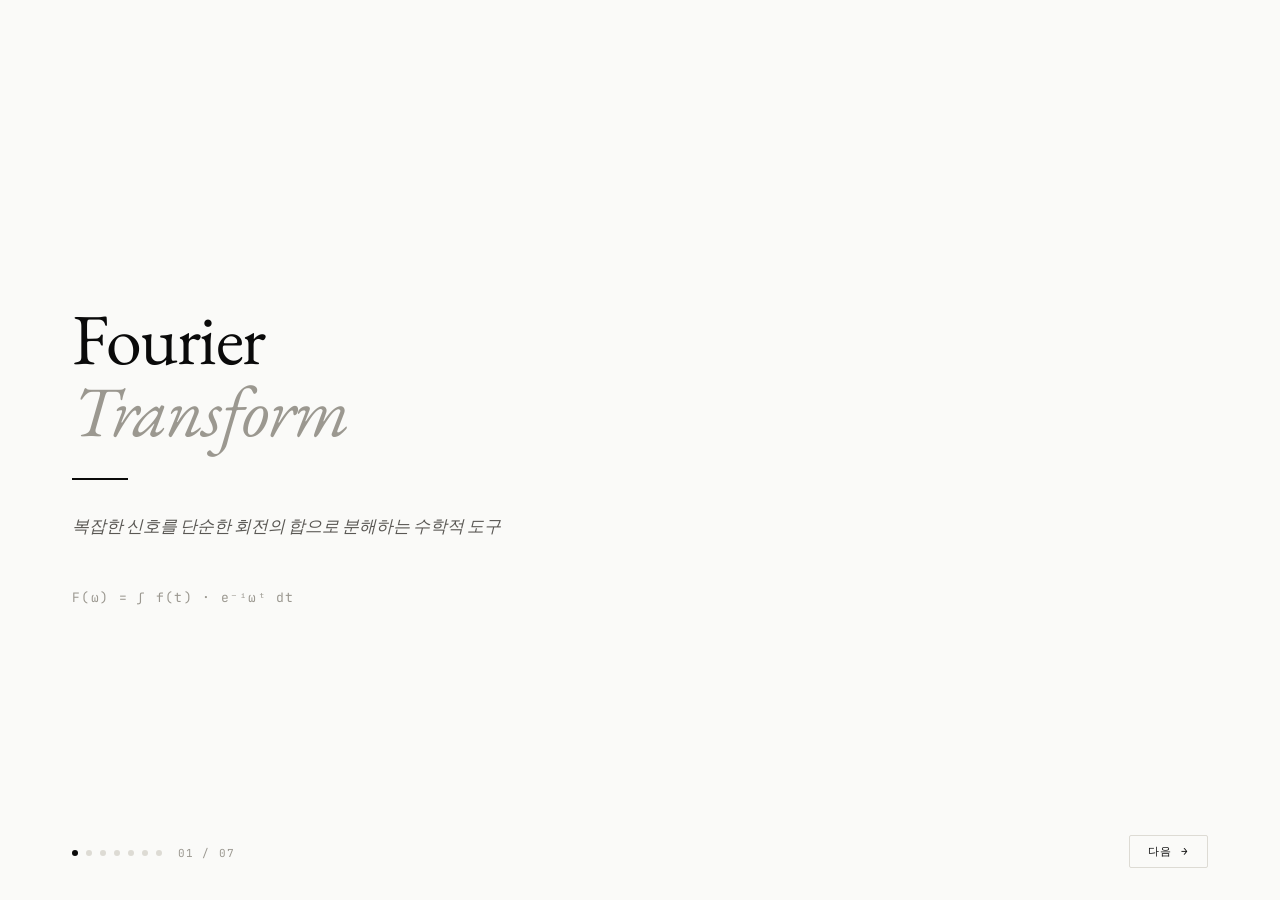
<file: formula.html>
<!DOCTYPE html>
<html lang="ko">
<head>
<meta charset="UTF-8">
<meta name="viewport" content="width=device-width, initial-scale=1.0">
<title>Fourier Transform</title>
<link href="https://fonts.googleapis.com/css2?family=EB+Garamond:ital,wght@0,400;0,500;1,400&family=JetBrains+Mono:wght@300;400&display=swap" rel="stylesheet">
<style>
*, *::before, *::after { box-sizing: border-box; margin: 0; padding: 0; }

:root {
  --black: #0a0a0a;
  --white: #fafaf8;
  --gray-100: #f0efeb;
  --gray-200: #dddbd4;
  --gray-400: #9b9890;
  --gray-600: #5a5854;
  --accent: #1a1a1a;
  --highlight: #e8e400;
  --blue-soft: #dce8f5;
  --red-soft: #f5dce0;
  --green-soft: #daf0e4;
}

html, body {
  width: 100%; height: 100%;
  background: var(--white);
  color: var(--black);
  font-family: 'EB Garamond', Georgia, serif;
  overflow: hidden;
}

/* ── 슬라이드 컨테이너 ── */
.deck { width: 100vw; height: 100vh; position: relative; }

.slide {
  position: absolute; inset: 0;
  display: flex; flex-direction: column;
  padding: 56px 72px 48px;
  opacity: 0; pointer-events: none;
  transition: opacity 0.5s ease;
}
.slide.active { opacity: 1; pointer-events: all; }

/* ── 공통 타이포 ── */
.slide-label {
  font-family: 'JetBrains Mono', monospace;
  font-size: 11px; font-weight: 300;
  letter-spacing: .18em; text-transform: uppercase;
  color: var(--gray-400);
  margin-bottom: 12px;
}
.slide-title {
  font-size: 38px; font-weight: 400; line-height: 1.15;
  letter-spacing: -.01em;
  color: var(--black);
  margin-bottom: 8px;
}
.slide-title em { font-style: italic; }
.slide-sub {
  font-size: 16px; color: var(--gray-600);
  margin-bottom: 48px; font-style: italic;
}

/* ── 수식 블록 ── */
.formula-build {
  display: flex; flex-direction: column;
  gap: 0; flex: 1; justify-content: center;
}

.formula-row {
  display: flex; align-items: flex-start;
  gap: 0;
  opacity: 0; transform: translateY(12px);
  transition: opacity .5s ease, transform .5s ease;
}
.formula-row.show { opacity: 1; transform: none; }

.formula-eq {
  font-family: 'EB Garamond', serif;
  font-size: 52px; font-weight: 400;
  line-height: 1;
  white-space: nowrap;
  color: var(--black);
  padding: 24px 0;
}
.formula-eq .part {
  display: inline-block;
  transition: color .4s, background .4s;
  border-radius: 4px;
  padding: 0 3px;
}
.formula-eq .part.dim { color: var(--gray-200); }
.formula-eq .part.lit { color: var(--black); }
.formula-eq .part.hi-blue  { background: var(--blue-soft);  color: #1a4a7a; }
.formula-eq .part.hi-red   { background: var(--red-soft);   color: #7a1a24; }
.formula-eq .part.hi-green { background: var(--green-soft); color: #0f5a2a; }
.formula-eq .part.hi-yellow { background: var(--highlight); color: var(--black); }

.annot-col {
  flex: 1; padding: 28px 0 0 40px;
  display: flex; flex-direction: column; gap: 10px;
}
.annot {
  display: flex; align-items: flex-start; gap: 10px;
  opacity: 0; transform: translateX(8px);
  transition: opacity .5s ease .15s, transform .5s ease .15s;
}
.annot.show { opacity: 1; transform: none; }

.annot-dot {
  width: 8px; height: 8px; border-radius: 50%;
  margin-top: 7px; flex-shrink: 0;
}
.dot-blue  { background: #378add; }
.dot-red   { background: #c84b5a; }
.dot-green { background: #1d9e75; }
.dot-yellow { background: #b8b000; }

.annot-text { font-size: 15px; line-height: 1.55; color: var(--gray-600); font-style: italic; }
.annot-text strong { font-style: normal; color: var(--black); font-weight: 500; }

/* ── 구분선 ── */
.divider {
  width: 40px; height: 1px;
  background: var(--gray-200);
  margin: 24px 0;
}

/* ── Step indicator ── */
.step-bar {
  position: absolute; bottom: 40px; left: 72px;
  display: flex; align-items: center; gap: 8px;
}
.step-dot {
  width: 6px; height: 6px; border-radius: 50%;
  background: var(--gray-200);
  transition: background .3s;
  cursor: pointer;
}
.step-dot.on { background: var(--black); }
.step-num {
  font-family: 'JetBrains Mono', monospace;
  font-size: 11px; color: var(--gray-400);
  letter-spacing: .1em;
  margin-left: 8px;
}

/* ── Nav ── */
.nav-btn {
  position: absolute; bottom: 32px; right: 72px;
  background: none; border: 1px solid var(--gray-200);
  color: var(--black); cursor: pointer;
  font-family: 'JetBrains Mono', monospace;
  font-size: 11px; letter-spacing: .12em;
  padding: 8px 18px; border-radius: 2px;
  transition: background .2s, border-color .2s;
}
.nav-btn:hover { background: var(--gray-100); border-color: var(--gray-400); }

/* ── 슬라이드 0 — 표지 ── */
#s0 { justify-content: center; }
#s0 .big {
  font-size: 72px; font-weight: 400; letter-spacing: -.02em;
  line-height: 1; color: var(--black);
  animation: fadeUp .8s ease both;
}
#s0 .big em { font-style: italic; color: var(--gray-400); }
#s0 .line {
  width: 56px; height: 1.5px; background: var(--black);
  margin: 32px 0;
  animation: fadeUp .8s ease .15s both;
}
#s0 .desc {
  font-size: 17px; color: var(--gray-600); font-style: italic;
  max-width: 500px; line-height: 1.7;
  animation: fadeUp .8s ease .25s both;
}
#s0 .mono {
  font-family: 'JetBrains Mono', monospace;
  font-size: 13px; color: var(--gray-400);
  margin-top: 48px; letter-spacing: .1em;
  animation: fadeUp .8s ease .35s both;
}

/* ── 슬라이드 1 — 오일러 ── */
.euler-grid {
  display: grid; grid-template-columns: 1fr 320px;
  gap: 48px; flex: 1; align-items: center;
}
.euler-formula {
  font-size: 58px; font-weight: 400;
  line-height: 1.3; color: var(--black);
}
.euler-formula .item {
  display: flex; align-items: baseline; gap: 16px;
  margin-bottom: 4px;
  opacity: 0; transform: translateY(10px);
  transition: opacity .5s ease, transform .5s ease;
}
.euler-formula .item.show { opacity: 1; transform: none; }
.euler-formula .arrow { font-size: 22px; color: var(--gray-400); }
.euler-formula .desc { font-size: 14px; color: var(--gray-600); font-style: italic; }
.circle-vis {
  width: 280px; height: 280px;
  position: relative; margin: 0 auto;
}
.circle-vis svg { width: 100%; height: 100%; }

/* ── 슬라이드 2 — FT 정의 ── */
.ft-full {
  font-family: 'EB Garamond', serif;
  font-size: 56px; font-weight: 400;
  text-align: center;
  margin: 0 auto 40px;
  line-height: 1.2;
  color: var(--black);
}
.ft-full sup { font-size: 32px; }
.meaning-grid {
  display: grid; grid-template-columns: repeat(3,1fr);
  gap: 24px; margin-top: 16px;
}
.meaning-card {
  border: 1px solid var(--gray-200);
  border-radius: 6px; padding: 20px 22px;
  opacity: 0; transform: translateY(12px);
  transition: opacity .5s ease, transform .5s ease;
}
.meaning-card.show { opacity: 1; transform: none; }
.mc-label {
  font-family: 'JetBrains Mono', monospace;
  font-size: 22px; font-weight: 300; margin-bottom: 10px;
}
.mc-label.blue  { color: #1a4a7a; }
.mc-label.red   { color: #7a1a24; }
.mc-label.green { color: #0f5a2a; }
.mc-title { font-size: 15px; font-weight: 500; margin-bottom: 4px; }
.mc-desc  { font-size: 13.5px; color: var(--gray-600); font-style: italic; line-height: 1.55; }

/* ── 슬라이드 3 — 감기 원리 ── */
.why-grid {
  display: grid; grid-template-columns: 1fr 1fr;
  gap: 48px; flex: 1; align-items: start;
}
.why-block { padding-top: 8px; }
.why-case {
  border-left: 2px solid var(--gray-200);
  padding: 16px 20px; margin-bottom: 20px;
  opacity: 0; transform: translateX(-8px);
  transition: opacity .5s ease, transform .5s ease;
}
.why-case.show { opacity: 1; transform: none; }
.why-case.match { border-left-color: var(--black); }
.why-case-label {
  font-family: 'JetBrains Mono', monospace;
  font-size: 11px; letter-spacing: .12em;
  color: var(--gray-400); margin-bottom: 6px;
}
.why-case-eq { font-size: 22px; margin-bottom: 6px; }
.why-case-desc { font-size: 14px; color: var(--gray-600); font-style: italic; line-height: 1.5; }
.why-key {
  font-size: 18px; line-height: 1.6;
  border-top: 1px solid var(--gray-200);
  padding-top: 20px; margin-top: 8px;
  opacity: 0;
  transition: opacity .6s ease .3s;
}
.why-key.show { opacity: 1; }
.why-key strong { display: block; font-size: 22px; margin-bottom: 6px; }

/* ── 슬라이드 4 — 수식 종합 ── */
.final-box {
  border: 1px solid var(--gray-200);
  border-radius: 8px; padding: 40px 48px;
  margin: 0 auto; max-width: 740px;
  text-align: center;
}
.final-eq { font-size: 54px; margin-bottom: 36px; }
.final-table { width: 100%; border-collapse: collapse; }
.final-table td {
  padding: 10px 16px; text-align: left;
  border-top: 1px solid var(--gray-100);
  font-size: 15px;
}
.final-table td:first-child {
  font-family: 'JetBrains Mono', monospace;
  font-size: 14px; font-weight: 300;
  width: 220px; color: var(--gray-600);
  white-space: nowrap;
}
.final-table td:last-child { color: var(--gray-600); font-style: italic; }

@keyframes fadeUp {
  from { opacity: 0; transform: translateY(20px); }
  to   { opacity: 1; transform: none; }
}
</style>
</head>
<body>
<div class="deck">

<!-- ── 슬라이드 0: 표지 ── -->
<div class="slide active" id="s0">
  <div class="big">Fourier<br><em>Transform</em></div>
  <div class="line"></div>
  <div class="desc">복잡한 신호를 단순한 회전의 합으로 분해하는 수학적 도구</div>
  <div class="mono">F(ω) = ∫ f(t) · e⁻ⁱωᵗ dt</div>
</div>

<!-- ── 슬라이드 1: 오일러 공식 ── -->
<div class="slide" id="s1">
  <div class="slide-label">Step 0 — 준비</div>
  <div class="slide-title">오일러 공식 — <em>회전의 언어</em></div>
  <div class="slide-sub">복소 지수 함수는 단위원 위의 회전 운동과 일치한다</div>
  <div class="euler-grid">
    <div>
      <div class="euler-formula">
        <div class="item" id="eu0">
          e<sup>iθ</sup> = cos θ + i·sin θ
        </div>
        <div class="item" id="eu1" style="font-size:18px; margin-top:24px;">
          <span class="arrow">→</span>
          <span class="desc">cos θ : 실수축(x) — 좌우 진동</span>
        </div>
        <div class="item" id="eu2" style="font-size:18px;">
          <span class="arrow">→</span>
          <span class="desc">sin θ : 허수축(y) — 상하 진동</span>
        </div>
        <div class="item" id="eu3" style="font-size:18px;">
          <span class="arrow">→</span>
          <span class="desc">e<sup>iθ</sup> : 단위원 위의 점 — <strong>파동 = 회전</strong></span>
        </div>
        <div class="item" id="eu4" style="font-size:18px; margin-top:16px; border-top:1px solid #ddd; padding-top:16px;">
          <span class="arrow">→</span>
          <span class="desc">e<sup>−iωt</sup> : ω 속도로 <strong>시계 방향</strong> 회전 (FT에서 사용)</span>
        </div>
      </div>
    </div>
    <div class="circle-vis">
      <svg viewBox="0 0 280 280" fill="none" xmlns="http://www.w3.org/2000/svg">
        <circle cx="140" cy="140" r="100" stroke="#dddbd4" stroke-width="1"/>
        <line x1="40" y1="140" x2="240" y2="140" stroke="#dddbd4" stroke-width="1"/>
        <line x1="140" y1="40" x2="140" y2="240" stroke="#dddbd4" stroke-width="1"/>
        <line x1="140" y1="140" x2="211" y2="90" stroke="#0a0a0a" stroke-width="1.5" id="radius-line"/>
        <circle cx="211" cy="90" r="5" fill="#0a0a0a" id="point-dot"/>
        <line x1="211" y1="90" x2="211" y2="140" stroke="#378add" stroke-width="1" stroke-dasharray="4 3"/>
        <line x1="140" y1="90" x2="211" y2="90" stroke="#c84b5a" stroke-width="1" stroke-dasharray="4 3"/>
        <text x="222" y="118" font-family="EB Garamond" font-size="13" fill="#378add" font-style="italic">sin θ</text>
        <text x="168" y="158" font-family="EB Garamond" font-size="13" fill="#c84b5a" font-style="italic">cos θ</text>
        <text x="148" y="138" font-family="JetBrains Mono" font-size="10" fill="#9b9890">θ</text>
        <text x="244" y="144" font-family="EB Garamond" font-size="13" fill="#9b9890">Re</text>
        <text x="144" y="34" font-family="EB Garamond" font-size="13" fill="#9b9890">Im</text>
      </svg>
    </div>
  </div>
</div>

<!-- ── 슬라이드 2: FT 정의 — 빌드업 ── -->
<div class="slide" id="s2">
  <div class="slide-label">Step 1 — 정의</div>
  <div class="slide-title">Fourier Transform 공식</div>
  <div class="slide-sub">세 요소를 하나씩 쌓아올리면 완성된다</div>
  <div class="formula-build">
    <div class="formula-row show" id="fr-lhs">
      <div class="formula-eq">
        <span class="part lit" id="p-F">F(ω)</span>
        <span class="part lit" id="p-eq"> = </span>
        <span class="part dim" id="p-int">∫</span>
        <span class="part dim" id="p-ft">f(t)</span>
        <span class="part dim" id="p-dot"> · </span>
        <span class="part dim" id="p-eiwt">e<sup>−iωt</sup></span>
        <span class="part dim" id="p-dt"> dt</span>
      </div>
      <div class="annot-col" id="annot-lhs">
        <div class="annot show">
          <div class="annot-dot" style="background:#9b9890"></div>
          <div class="annot-text"><strong>F(ω)</strong> — 출력. 주파수 ω 성분의 강도</div>
        </div>
      </div>
    </div>
  </div>
</div>

<!-- ── 슬라이드 3: e^-iωt ── -->
<div class="slide" id="s3">
  <div class="slide-label">Step 2 — 첫 번째 요소</div>
  <div class="slide-title"><em>e</em><sup style="font-size:.6em">−iωt</sup> — 회전자</div>
  <div class="slide-sub">신호를 ω 속도로 원에 감아올리는 동작</div>
  <div class="formula-build">
    <div class="formula-row show">
      <div class="formula-eq">
        <span class="part" style="color:var(--gray-200)">F(ω) = ∫ f(t) · </span><span class="part hi-blue">e<sup>−iωt</sup></span><span class="part" style="color:var(--gray-200)"> dt</span>
      </div>
    </div>
    <div class="divider"></div>
    <div class="formula-row show" style="flex-direction:column; gap:16px;">
      <div class="annot show">
        <div class="annot-dot dot-blue"></div>
        <div class="annot-text">오일러 공식에 <strong>−</strong>를 붙여 시계 방향으로 회전하는 함수</div>
      </div>
      <div class="annot show" style="transition-delay:.1s">
        <div class="annot-dot dot-blue"></div>
        <div class="annot-text">ω가 클수록 빠르게 회전 — <strong>감기 주파수</strong></div>
      </div>
      <div class="annot show" style="transition-delay:.2s">
        <div class="annot-dot dot-blue"></div>
        <div class="annot-text">t = 0 → 1일 때 정확히 ω/(2π) 번 완전 회전</div>
      </div>
      <div class="annot show" style="transition-delay:.3s">
        <div class="annot-dot dot-blue"></div>
        <div class="annot-text" style="font-style:normal; padding:12px 16px; background:var(--blue-soft); border-radius:4px; color:#1a4a7a">
          이 함수 하나가 "원에 감기" 동작 전체를 수식으로 표현한 것
        </div>
      </div>
    </div>
  </div>
</div>

<!-- ── 슬라이드 4: f(t)·e^-iωt ── -->
<div class="slide" id="s4">
  <div class="slide-label">Step 3 — 두 번째 요소</div>
  <div class="slide-title"><em>f</em>(t) · <em>e</em><sup style="font-size:.6em">−iωt</sup> — 신호를 회전에 올리기</div>
  <div class="slide-sub">원래 신호의 진폭을 회전자에 곱해 복소평면 위에 얹는다</div>
  <div class="formula-build">
    <div class="formula-row show">
      <div class="formula-eq">
        <span class="part" style="color:var(--gray-200)">F(ω) = ∫ </span><span class="part hi-red">f(t) · e<sup>−iωt</sup></span><span class="part" style="color:var(--gray-200)"> dt</span>
      </div>
    </div>
    <div class="divider"></div>
    <div class="formula-row show" style="flex-direction:column; gap:16px;">
      <div class="annot show">
        <div class="annot-dot dot-red"></div>
        <div class="annot-text"><strong>f(t)</strong>가 클수록 해당 순간의 점이 원점에서 멀어짐</div>
      </div>
      <div class="annot show" style="transition-delay:.1s">
        <div class="annot-dot dot-red"></div>
        <div class="annot-text">신호의 <strong>봉우리</strong>는 감기는 방향에 따라 복소평면 위 한 방향에 쏠리거나 퍼짐</div>
      </div>
      <div class="annot show" style="transition-delay:.2s">
        <div class="annot-dot dot-red"></div>
        <div class="annot-text">ω가 신호 주파수와 <strong>다르면</strong> → 봉우리들이 사방으로 균등하게 퍼짐</div>
      </div>
      <div class="annot show" style="transition-delay:.3s">
        <div class="annot-dot dot-red"></div>
        <div class="annot-text">ω가 신호 주파수와 <strong>같으면</strong> → 봉우리들이 한 방향으로 정렬</div>
      </div>
    </div>
  </div>
</div>

<!-- ── 슬라이드 5: ∫ dt ── -->
<div class="slide" id="s5">
  <div class="slide-label">Step 4 — 세 번째 요소</div>
  <div class="slide-title">∫ dt — 전 시간에 걸친 평균</div>
  <div class="slide-sub">감긴 신호의 질량 중심을 계산하는 과정</div>
  <div class="formula-build">
    <div class="formula-row show">
      <div class="formula-eq">
        <span class="part" style="color:var(--gray-200)">F(ω) = </span><span class="part hi-green">∫</span><span class="part" style="color:var(--gray-200)"> f(t) · e<sup>−iωt</sup> </span><span class="part hi-green">dt</span>
      </div>
    </div>
    <div class="divider"></div>
    <div class="formula-row show" style="flex-direction:column; gap:16px;">
      <div class="annot show">
        <div class="annot-dot dot-green"></div>
        <div class="annot-text">감긴 와이어 전체의 <strong>질량 중심</strong>(x좌표)을 구하는 과정</div>
      </div>
      <div class="annot show" style="transition-delay:.1s">
        <div class="annot-dot dot-green"></div>
        <div class="annot-text">봉우리가 <strong>한 방향으로 몰릴수록</strong> 질량 중심이 원점에서 멀어짐</div>
      </div>
      <div class="annot show" style="transition-delay:.2s">
        <div class="annot-dot dot-green"></div>
        <div class="annot-text">봉우리가 <strong>사방으로 퍼지면</strong> 질량 중심 ≈ 원점 → F(ω) ≈ 0</div>
      </div>
      <div class="annot show" style="transition-delay:.3s">
        <div class="annot-dot dot-green"></div>
        <div class="annot-text" style="font-style:normal; padding:12px 16px; background:var(--green-soft); border-radius:4px; color:#0f5a2a">
          적분 = 평균 = 질량 중심 계산. 겁낼 것 없다.
        </div>
      </div>
    </div>
  </div>
</div>

<!-- ── 슬라이드 6: 완성 ── -->
<div class="slide" id="s6">
  <div class="slide-label">Step 5 — 종합</div>
  <div class="slide-title">완성된 공식 — <em>세 요소의 결합</em></div>
  <div class="slide-sub">각 기호가 하나의 물리적 동작과 1:1로 대응된다</div>
  <div style="flex:1; display:flex; flex-direction:column; justify-content:center; gap:32px;">
    <div class="final-box">
      <div class="final-eq">
        F(ω) = <span style="color:#1a4a7a">∫</span> f(t) · <span style="color:#7a1a24">e<sup>−iωt</sup></span> <span style="color:#0f5a2a">dt</span>
      </div>
      <table class="final-table">
        <tr>
          <td style="color:#9b9890">F(ω)</td>
          <td>주파수 ω 성분의 강도 — 출력값</td>
        </tr>
        <tr>
          <td style="color:#7a1a24">e<sup>−iωt</sup></td>
          <td>ω 속도 시계 방향 회전자 — <em>원에 감기</em></td>
        </tr>
        <tr>
          <td style="color:#7a1a24">f(t) · e<sup>−iωt</sup></td>
          <td>신호를 회전에 올려놓기 — <em>봉우리의 정렬 여부 결정</em></td>
        </tr>
        <tr>
          <td style="color:#0f5a2a">∫ dt</td>
          <td>전 시간 평균 = 질량 중심 — <em>정렬 세기를 수치화</em></td>
        </tr>
      </table>
    </div>
    <div style="text-align:center; font-size:17px; color:var(--gray-600); font-style:italic; border-top:1px solid var(--gray-200); padding-top:24px; margin:0 auto; max-width:600px;">
      F(ω)가 크다 = ω 주파수 성분이 신호 안에 강하게 존재한다
    </div>
  </div>
</div>

<!-- ── 공통 UI ── -->
<div class="step-bar" id="stepbar"></div>
<button class="nav-btn" id="navbtn" onclick="next()">다음 →</button>

</div><!-- /deck -->

<script>
const slides = Array.from(document.querySelectorAll('.slide'));
const stepbar = document.getElementById('stepbar');
const navbtn  = document.getElementById('navbtn');
let cur = 0;

const labels = ['표지','오일러','정의','e⁻ⁱωᵗ','f(t)·e⁻ⁱωᵗ','∫ dt','종합'];

slides.forEach((_,i)=>{
  const d = document.createElement('div');
  d.className = 'step-dot' + (i===0?' on':'');
  d.onclick = ()=>go(i);
  stepbar.appendChild(d);
});
const numEl = document.createElement('span');
numEl.className = 'step-num';
numEl.textContent = '01 / 07';
stepbar.appendChild(numEl);

function go(n){
  slides[cur].classList.remove('active');
  document.querySelectorAll('.step-dot')[cur].classList.remove('on');
  cur = n;
  slides[cur].classList.add('active');
  document.querySelectorAll('.step-dot')[cur].classList.add('on');
  numEl.textContent = String(cur+1).padStart(2,'0') + ' / 0' + slides.length;
  navbtn.textContent = cur === slides.length-1 ? '처음으로' : '다음 →';
  triggerAnimations(cur);
}

function next(){
  if(cur === slides.length-1) go(0);
  else go(cur+1);
}

function triggerAnimations(n){
  if(n===1){
    ['eu0','eu1','eu2','eu3','eu4'].forEach((id,i)=>{
      setTimeout(()=>{
        const el=document.getElementById(id);
        if(el) el.classList.add('show');
      }, i*180);
    });
  }
}

document.addEventListener('keydown', e=>{
  if(e.key==='ArrowRight'||e.key===' ') next();
  if(e.key==='ArrowLeft') go(Math.max(0,cur-1));
});

triggerAnimations(0);
</script>
</body>
</html>
</file>
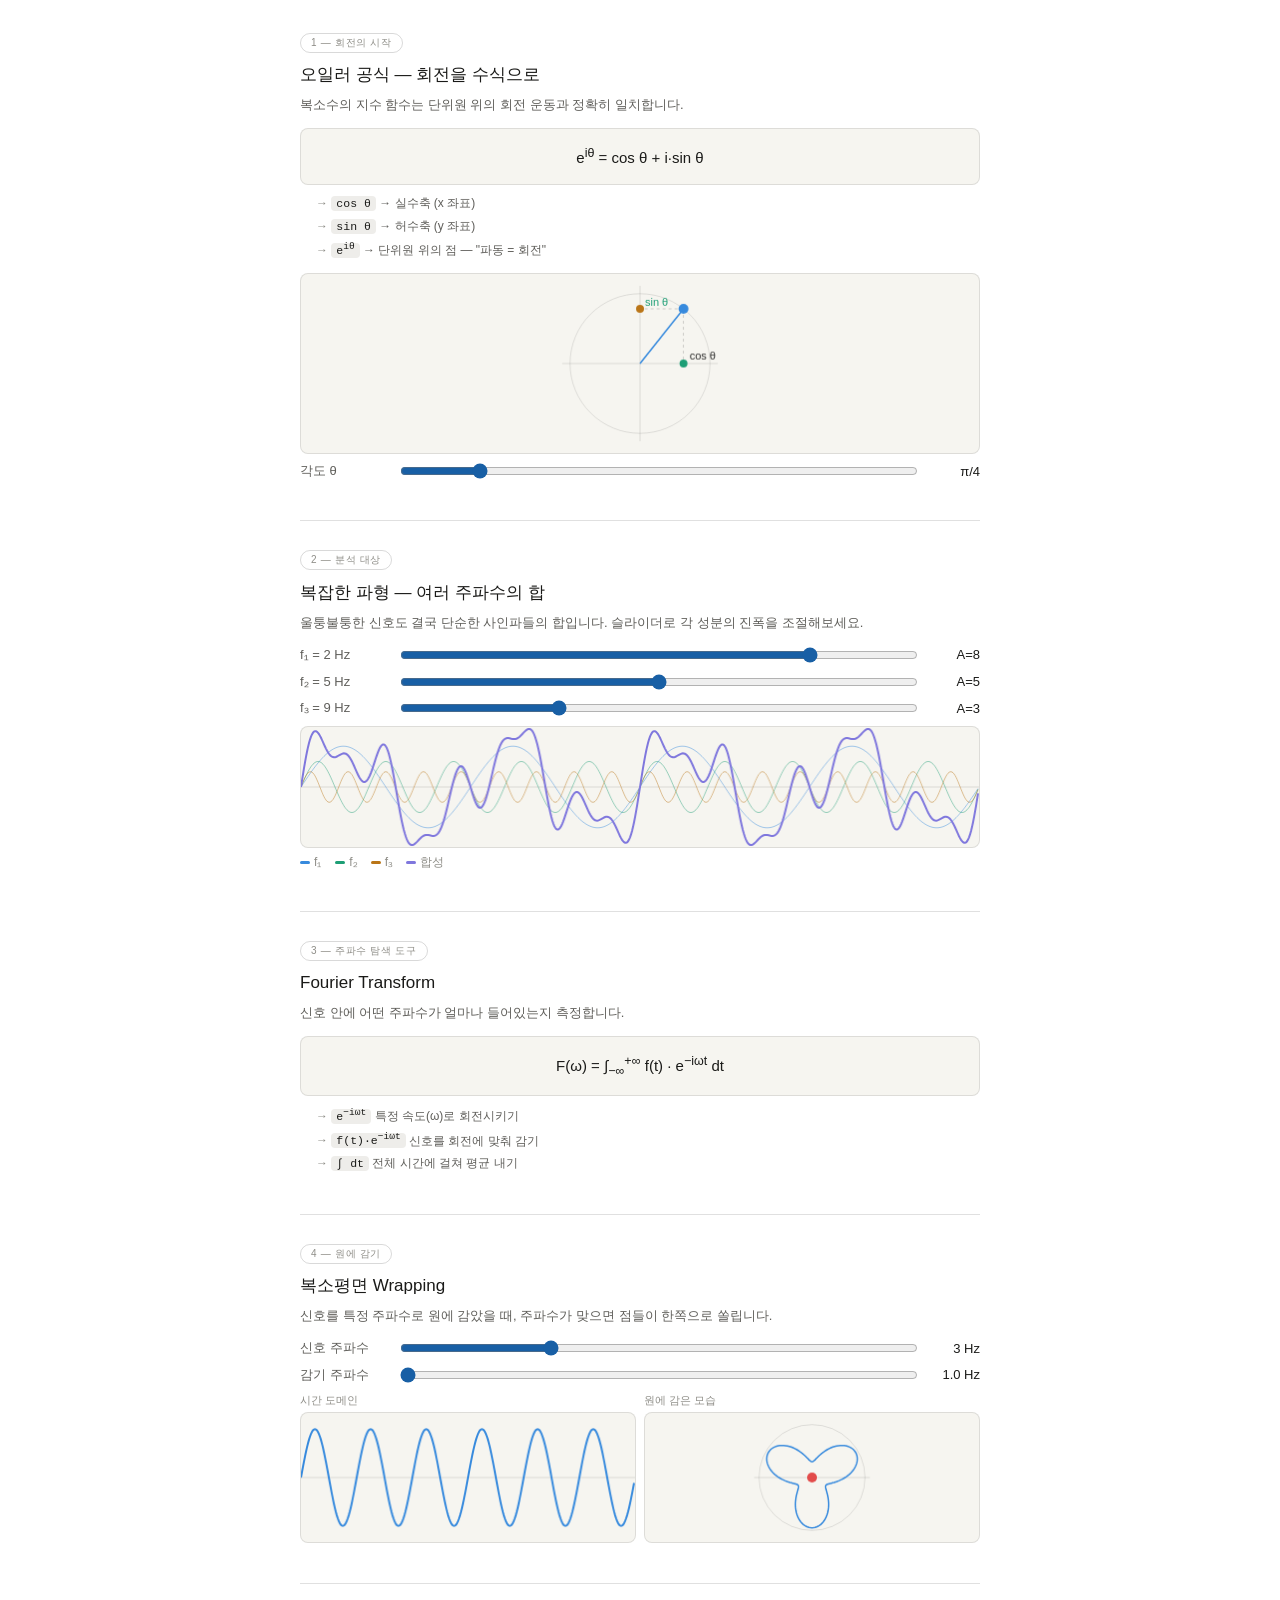
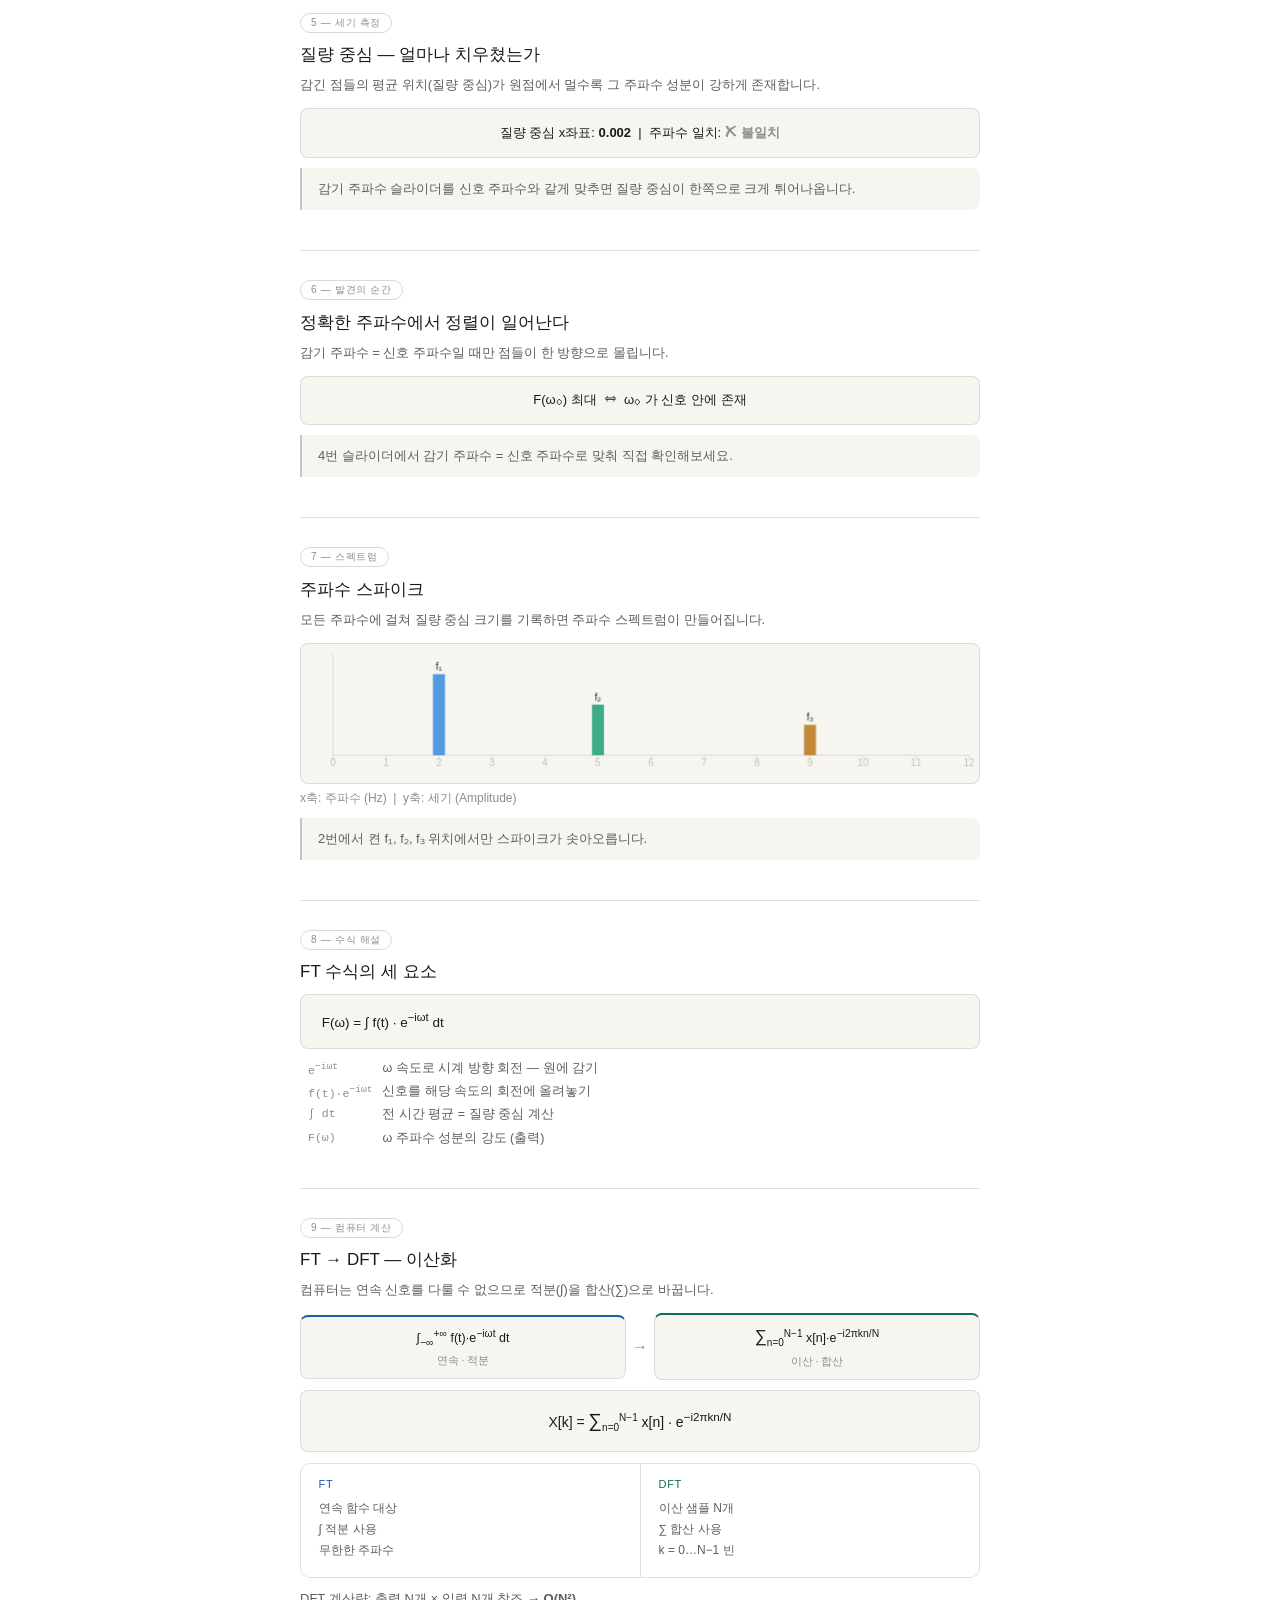
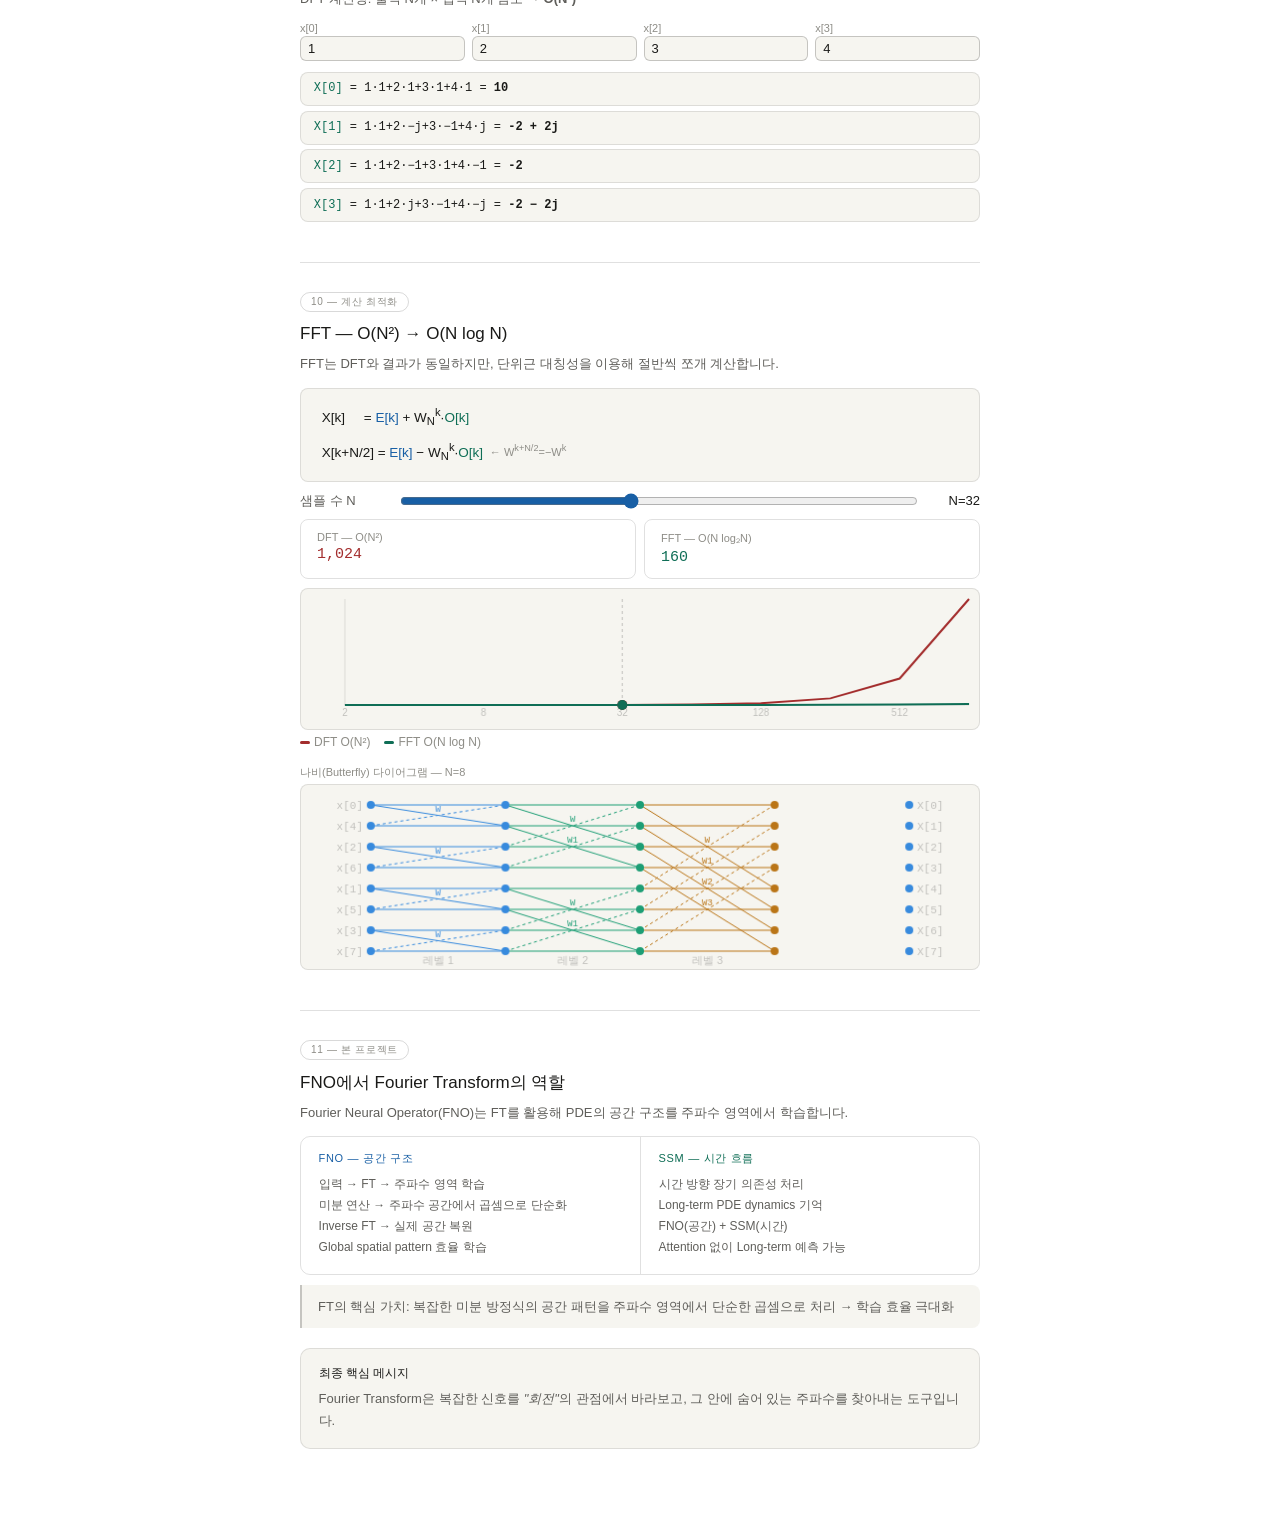
<file: fourier-story.html>
<!DOCTYPE html>
<html lang="ko">
<head>
<meta charset="UTF-8">
<meta name="viewport" content="width=device-width, initial-scale=1.0">
<title>푸리에 변환 — 회전에서 스펙트럼까지</title>
<style>
*{box-sizing:border-box;margin:0;padding:0}
body{font-family:-apple-system,BlinkMacSystemFont,'Segoe UI',sans-serif;background:#fff;color:#1a1a18;padding:2rem 1.25rem 4rem;max-width:720px;margin:0 auto}
@media(prefers-color-scheme:dark){body{background:#1a1a18;color:#e8e6df}}
hr.div{border:none;border-top:0.5px solid rgba(0,0,0,.12);margin:2.5rem 0 1.75rem}
@media(prefers-color-scheme:dark){hr.div{border-top-color:rgba(255,255,255,.12)}}
.chip{display:inline-block;font-size:10px;font-weight:500;letter-spacing:.07em;text-transform:uppercase;color:#8e8d87;border:0.5px solid rgba(0,0,0,.15);border-radius:99px;padding:2px 10px;margin-bottom:.65rem}
@media(prefers-color-scheme:dark){.chip{border-color:rgba(255,255,255,.15)}}
h2{font-size:17px;font-weight:500;margin-bottom:.45rem;line-height:1.4}
.body{font-size:13px;color:#5f5e5a;line-height:1.7;margin-bottom:.75rem}
@media(prefers-color-scheme:dark){.body{color:#b0aea6}}
.eq{background:#f6f5f0;border:0.5px solid rgba(0,0,0,.1);border-radius:8px;padding:.7rem 1rem;text-align:center;font-size:15px;line-height:2;margin:.6rem 0;overflow-x:auto}
@media(prefers-color-scheme:dark){.eq{background:#222220;border-color:rgba(255,255,255,.1)}}
.eq.left{text-align:left;padding-left:1.3rem;font-size:13.5px;line-height:2.1}
.eq.sm{font-size:13px;line-height:1.9}
.ann{font-size:12px;color:#5f5e5a;line-height:1.65;margin:.15rem 0 .15rem 1rem}
.ann::before{content:"→ ";color:#8e8d87}
@media(prefers-color-scheme:dark){.ann{color:#b0aea6}}
canvas{display:block;width:100%;border:0.5px solid rgba(0,0,0,.1);border-radius:8px;background:#f6f5f0}
@media(prefers-color-scheme:dark){canvas{background:#222220;border-color:rgba(255,255,255,.1)}}
.ctrl{display:flex;align-items:center;gap:10px;font-size:13px;color:#5f5e5a;margin:.55rem 0}
.ctrl label{min-width:90px}
.ctrl input[type=range]{flex:1;accent-color:#185FA5}
.cv{min-width:52px;font-weight:500;color:#1a1a18;text-align:right;font-variant-numeric:tabular-nums}
@media(prefers-color-scheme:dark){.cv{color:#e8e6df}}
.grid2{display:grid;grid-template-columns:1fr 1fr;gap:0;border:0.5px solid rgba(0,0,0,.12);border-radius:10px;overflow:hidden;margin:.65rem 0}
@media(prefers-color-scheme:dark){.grid2{border-color:rgba(255,255,255,.12)}}
.gcol{padding:.9rem 1.1rem}
.gcol+.gcol{border-left:0.5px solid rgba(0,0,0,.12)}
@media(prefers-color-scheme:dark){.gcol+.gcol{border-left-color:rgba(255,255,255,.12)}}
.gcol-h{font-size:11px;font-weight:500;letter-spacing:.06em;text-transform:uppercase;margin-bottom:.6rem}
.gcol-h.bl{color:#185FA5}.gcol-h.tl{color:#0F6E56}
.note{font-size:12px;color:#5f5e5a;margin-bottom:.25rem}
@media(prefers-color-scheme:dark){.note{color:#b0aea6}}
.kv-row{display:grid;grid-template-columns:auto 1fr;gap:4px 10px;font-size:12.5px;margin:.4rem 0}
.kv-k{font-family:Menlo,'Courier New',monospace;font-size:11.5px;color:#8e8d87;white-space:nowrap;padding-top:2px}
.kv-v{color:#5f5e5a;line-height:1.55}
@media(prefers-color-scheme:dark){.kv-v{color:#b0aea6}}
.cx-grid{display:grid;grid-template-columns:1fr 1fr;gap:8px;margin:.6rem 0}
.cxc{padding:.7rem 1rem;border:0.5px solid rgba(0,0,0,.12);border-radius:8px}
@media(prefers-color-scheme:dark){.cxc{border-color:rgba(255,255,255,.12)}}
.cxc .xl{font-size:11px;color:#8e8d87;margin-bottom:3px}
.cxc .xv{font-size:15px;font-weight:500;font-family:Menlo,monospace}
.cxc.bl .xv{color:#A32D2D}.cxc.tl .xv{color:#0F6E56}
.callout{background:#f6f5f0;border-left:2px solid rgba(0,0,0,.2);border-radius:0 8px 8px 0;padding:.65rem 1rem;margin:.65rem 0;font-size:13px;color:#5f5e5a;line-height:1.65}
@media(prefers-color-scheme:dark){.callout{background:#222220;border-left-color:rgba(255,255,255,.2);color:#b0aea6}}
.legend{display:flex;gap:14px;font-size:12px;color:#8e8d87;margin-top:5px}
.lsq{display:inline-block;width:10px;height:3px;vertical-align:middle;margin-right:4px;border-radius:2px}
.mono{font-family:Menlo,'Courier New',monospace;font-size:11.5px;background:#eeedea;padding:1px 5px;border-radius:4px;color:#1a1a18}
@media(prefers-color-scheme:dark){.mono{background:#2a2a28;color:#e8e6df}}
.map-row{display:grid;grid-template-columns:1fr auto 1fr;gap:6px;align-items:center;margin-bottom:.5rem}
.mb{background:#f6f5f0;border:0.5px solid rgba(0,0,0,.1);border-radius:8px;padding:.5rem .8rem;font-size:12.5px;text-align:center;line-height:1.7}
@media(prefers-color-scheme:dark){.mb{background:#222220;border-color:rgba(255,255,255,.1)}}
.mb.bl{border-top:2px solid #185FA5}.mb.tl{border-top:2px solid #0F6E56}
.mb-s{font-size:10.5px;color:#8e8d87;display:block;margin-top:1px}
.arr{color:#8e8d87;font-size:16px;text-align:center}
.inp-grid{display:grid;grid-template-columns:repeat(4,1fr);gap:7px;margin:.45rem 0 .65rem}
.inp-grid label{font-size:11px;color:#8e8d87;display:block;margin-bottom:2px}
.inp-grid input{width:100%;font-size:13px;padding:4px 7px;border:0.5px solid rgba(0,0,0,.2);border-radius:6px;background:#f6f5f0;color:#1a1a18}
@media(prefers-color-scheme:dark){.inp-grid input{background:#222220;color:#e8e6df;border-color:rgba(255,255,255,.2)}}
.rrow{font-size:12px;font-family:Menlo,'Courier New',monospace;background:#f6f5f0;border:0.5px solid rgba(0,0,0,.1);border-radius:8px;padding:.4rem .8rem;margin-bottom:.3rem;color:#1a1a18;overflow-x:auto;line-height:1.6}
@media(prefers-color-scheme:dark){.rrow{background:#222220;color:#e8e6df;border-color:rgba(255,255,255,.1)}}
.rk{color:#0F6E56;font-weight:500}
.final-box{margin-top:1.25rem;padding:1rem 1.1rem;background:#f6f5f0;border:0.5px solid rgba(0,0,0,.1);border-radius:10px}
@media(prefers-color-scheme:dark){.final-box{background:#222220;border-color:rgba(255,255,255,.1)}}
.final-box p:first-child{font-size:12px;font-weight:500;margin-bottom:.4rem}
.final-box p:last-child{font-size:13px;color:#5f5e5a;line-height:1.7}
@media(prefers-color-scheme:dark){.final-box p:last-child{color:#b0aea6}}
</style>
</head>
<body>

<div class="chip">1 — 회전의 시작</div>
<h2>오일러 공식 — 회전을 수식으로</h2>
<p class="body">복소수의 지수 함수는 단위원 위의 회전 운동과 정확히 일치합니다.</p>
<div class="eq">e<sup>iθ</sup> = cos θ + i·sin θ</div>
<div class="ann"><span class="mono">cos θ</span> → 실수축 (x 좌표)</div>
<div class="ann"><span class="mono">sin θ</span> → 허수축 (y 좌표)</div>
<div class="ann"><span class="mono">e<sup>iθ</sup></span> → 단위원 위의 점 — "파동 = 회전"</div>
<canvas id="cEuler" height="180" style="margin-top:.75rem"></canvas>
<div class="ctrl" style="margin-top:.5rem">
  <label>각도 θ</label>
  <input type="range" id="theta" min="0" max="628" step="1" value="90" oninput="drawEuler()">
  <span class="cv" id="thetaVal">π/2</span>
</div>

<hr class="div">
<div class="chip">2 — 분석 대상</div>
<h2>복잡한 파형 — 여러 주파수의 합</h2>
<p class="body">울퉁불퉁한 신호도 결국 단순한 사인파들의 합입니다. 슬라이더로 각 성분의 진폭을 조절해보세요.</p>
<div class="ctrl"><label>f₁ = 2 Hz</label><input type="range" id="a1" min="0" max="10" step="1" value="8" oninput="drawComposite()"><span class="cv" id="a1v">A=8</span></div>
<div class="ctrl"><label>f₂ = 5 Hz</label><input type="range" id="a2" min="0" max="10" step="1" value="5" oninput="drawComposite()"><span class="cv" id="a2v">A=5</span></div>
<div class="ctrl"><label>f₃ = 9 Hz</label><input type="range" id="a3" min="0" max="10" step="1" value="3" oninput="drawComposite()"><span class="cv" id="a3v">A=3</span></div>
<canvas id="cComp" height="120"></canvas>
<div class="legend" style="margin-top:6px">
  <span><span class="lsq" style="background:#378ADD"></span>f₁</span>
  <span><span class="lsq" style="background:#1D9E75"></span>f₂</span>
  <span><span class="lsq" style="background:#BA7517"></span>f₃</span>
  <span><span class="lsq" style="background:#7F77DD"></span>합성</span>
</div>

<hr class="div">
<div class="chip">3 — 주파수 탐색 도구</div>
<h2>Fourier Transform</h2>
<p class="body">신호 안에 어떤 주파수가 얼마나 들어있는지 측정합니다.</p>
<div class="eq">F(ω) = ∫<sub>−∞</sub><sup>+∞</sup> f(t) · e<sup>−iωt</sup> dt</div>
<div class="ann"><span class="mono">e<sup>−iωt</sup></span> 특정 속도(ω)로 회전시키기</div>
<div class="ann"><span class="mono">f(t)·e<sup>−iωt</sup></span> 신호를 회전에 맞춰 감기</div>
<div class="ann"><span class="mono">∫ dt</span> 전체 시간에 걸쳐 평균 내기</div>

<hr class="div">
<div class="chip">4 — 원에 감기</div>
<h2>복소평면 Wrapping</h2>
<p class="body">신호를 특정 주파수로 원에 감았을 때, 주파수가 맞으면 점들이 한쪽으로 쏠립니다.</p>
<div class="ctrl"><label>신호 주파수</label><input type="range" id="sigF" min="1" max="8" step="1" value="3" oninput="drawWinding()"><span class="cv" id="sigFv">3 Hz</span></div>
<div class="ctrl"><label>감기 주파수</label><input type="range" id="windF" min="1" max="8" step="0.5" value="1" oninput="drawWinding()"><span class="cv" id="windFv">1.0 Hz</span></div>
<div style="display:grid;grid-template-columns:1fr 1fr;gap:8px">
  <div><p style="font-size:11px;color:#8e8d87;margin-bottom:4px">시간 도메인</p><canvas id="cSig" height="130"></canvas></div>
  <div><p style="font-size:11px;color:#8e8d87;margin-bottom:4px">원에 감은 모습</p><canvas id="cWind" height="130"></canvas></div>
</div>

<hr class="div">
<div class="chip">5 — 세기 측정</div>
<h2>질량 중심 — 얼마나 치우쳤는가</h2>
<p class="body">감긴 점들의 평균 위치(질량 중심)가 원점에서 멀수록 그 주파수 성분이 강하게 존재합니다.</p>
<div class="eq sm" id="cmEq">질량 중심 x좌표: <strong id="cmVal">0.000</strong> &nbsp;|&nbsp; 주파수 일치: <strong id="cmMatch" style="color:#8e8d87">—</strong></div>
<div class="callout">감기 주파수 슬라이더를 신호 주파수와 같게 맞추면 질량 중심이 한쪽으로 크게 튀어나옵니다.</div>

<hr class="div">
<div class="chip">6 — 발견의 순간</div>
<h2>정확한 주파수에서 정렬이 일어난다</h2>
<p class="body">감기 주파수 = 신호 주파수일 때만 점들이 한 방향으로 몰립니다.</p>
<div class="eq sm">F(ω₀) 최대 &nbsp;⟺&nbsp; ω₀ 가 신호 안에 존재</div>
<div class="callout">4번 슬라이더에서 감기 주파수 = 신호 주파수로 맞춰 직접 확인해보세요.</div>

<hr class="div">
<div class="chip">7 — 스펙트럼</div>
<h2>주파수 스파이크</h2>
<p class="body">모든 주파수에 걸쳐 질량 중심 크기를 기록하면 주파수 스펙트럼이 만들어집니다.</p>
<canvas id="cSpec" height="140"></canvas>
<div class="legend" style="margin-top:6px"><span>x축: 주파수 (Hz) &nbsp;|&nbsp; y축: 세기 (Amplitude)</span></div>
<div class="callout">2번에서 켠 f₁, f₂, f₃ 위치에서만 스파이크가 솟아오릅니다.</div>

<hr class="div">
<div class="chip">8 — 수식 해설</div>
<h2>FT 수식의 세 요소</h2>
<div class="eq left">F(ω) = ∫ f(t) · e<sup>−iωt</sup> dt</div>
<div class="kv-row" style="margin:.4rem 0 .4rem .5rem">
  <div class="kv-k">e<sup>−iωt</sup></div><div class="kv-v">ω 속도로 시계 방향 회전 — 원에 감기</div>
  <div class="kv-k">f(t)·e<sup>−iωt</sup></div><div class="kv-v">신호를 해당 속도의 회전에 올려놓기</div>
  <div class="kv-k">∫ dt</div><div class="kv-v">전 시간 평균 = 질량 중심 계산</div>
  <div class="kv-k">F(ω)</div><div class="kv-v">ω 주파수 성분의 강도 (출력)</div>
</div>

<hr class="div">
<div class="chip">9 — 컴퓨터 계산</div>
<h2>FT → DFT — 이산화</h2>
<p class="body">컴퓨터는 연속 신호를 다룰 수 없으므로 적분(∫)을 합산(∑)으로 바꿉니다.</p>
<div class="map-row">
  <div class="mb bl">∫<sub>−∞</sub><sup>+∞</sup> f(t)·e<sup>−iωt</sup> dt<span class="mb-s">연속 · 적분</span></div>
  <div class="arr">→</div>
  <div class="mb tl"><span style="font-size:17px">∑</span><sub style="font-size:10px">n=0</sub><sup style="font-size:10px">N−1</sup> x[n]·e<sup>−i2πkn/N</sup><span class="mb-s">이산 · 합산</span></div>
</div>
<div class="eq" style="font-size:14px">X[k] = <span style="font-size:19px">∑</span><sub style="font-size:10px">n=0</sub><sup style="font-size:10px">N−1</sup> x[n] · e<sup>−i2πkn/N</sup></div>
<div class="grid2">
  <div class="gcol"><div class="gcol-h bl">FT</div><p class="note">연속 함수 대상</p><p class="note">∫ 적분 사용</p><p class="note">무한한 주파수</p></div>
  <div class="gcol"><div class="gcol-h tl">DFT</div><p class="note">이산 샘플 N개</p><p class="note">∑ 합산 사용</p><p class="note">k = 0…N−1 빈</p></div>
</div>
<p class="body" style="margin-top:.5rem">DFT 계산량: 출력 N개 × 입력 N개 참조 → <strong>O(N²)</strong></p>
<div class="inp-grid">
  <div><label>x[0]</label><input type="number" id="d0" value="1" step="0.5" oninput="calcDFT()"></div>
  <div><label>x[1]</label><input type="number" id="d1" value="2" step="0.5" oninput="calcDFT()"></div>
  <div><label>x[2]</label><input type="number" id="d2" value="3" step="0.5" oninput="calcDFT()"></div>
  <div><label>x[3]</label><input type="number" id="d3" value="4" step="0.5" oninput="calcDFT()"></div>
</div>
<div id="dftRes"></div>

<hr class="div">
<div class="chip">10 — 계산 최적화</div>
<h2>FFT — O(N²) → O(N log N)</h2>
<p class="body">FFT는 DFT와 결과가 동일하지만, 단위근 대칭성을 이용해 절반씩 쪼개 계산합니다.</p>
<div class="eq left" style="line-height:2.3;font-size:13.5px">
  X[k] &nbsp;&nbsp;&nbsp;&nbsp;= <span style="color:#185FA5">E[k]</span> + W<sub>N</sub><sup>k</sup>·<span style="color:#0F6E56">O[k]</span><br>
  X[k+N/2] = <span style="color:#185FA5">E[k]</span> − W<sub>N</sub><sup>k</sup>·<span style="color:#0F6E56">O[k]</span>
  <span style="font-size:11px;color:#8e8d87"> &nbsp;← W<sup>k+N/2</sup>=−W<sup>k</sup></span>
</div>
<div class="ctrl"><label>샘플 수 N</label><input type="range" id="nSl" min="0" max="9" step="1" value="4" oninput="updFFT()"><span class="cv" id="nLb">N=16</span></div>
<div class="cx-grid">
  <div class="cxc bl"><div class="xl">DFT — O(N²)</div><div class="xv" id="dftV">256</div></div>
  <div class="cxc tl"><div class="xl">FFT — O(N log₂N)</div><div class="xv" id="fftV">64</div></div>
</div>
<canvas id="cxC" height="140" style="margin-bottom:5px"></canvas>
<div class="legend"><span><span class="lsq" style="background:#A32D2D"></span>DFT O(N²)</span><span><span class="lsq" style="background:#0F6E56"></span>FFT O(N log N)</span></div>
<div style="margin-top:1rem"><p style="font-size:11px;color:#8e8d87;margin-bottom:4px">나비(Butterfly) 다이어그램 — N=8</p><canvas id="bfC" height="185"></canvas></div>

<hr class="div">
<div class="chip">11 — 본 프로젝트</div>
<h2>FNO에서 Fourier Transform의 역할</h2>
<p class="body">Fourier Neural Operator(FNO)는 FT를 활용해 PDE의 공간 구조를 주파수 영역에서 학습합니다.</p>
<div class="grid2">
  <div class="gcol"><div class="gcol-h bl">FNO — 공간 구조</div><p class="note">입력 → FT → 주파수 영역 학습</p><p class="note">미분 연산 → 주파수 공간에서 곱셈으로 단순화</p><p class="note">Inverse FT → 실제 공간 복원</p><p class="note">Global spatial pattern 효율 학습</p></div>
  <div class="gcol"><div class="gcol-h tl">SSM — 시간 흐름</div><p class="note">시간 방향 장기 의존성 처리</p><p class="note">Long-term PDE dynamics 기억</p><p class="note">FNO(공간) + SSM(시간)</p><p class="note">Attention 없이 Long-term 예측 가능</p></div>
</div>
<div class="callout">FT의 핵심 가치: 복잡한 미분 방정식의 공간 패턴을 주파수 영역에서 단순한 곱셈으로 처리 → 학습 효율 극대화</div>
<div class="final-box">
  <p>최종 핵심 메시지</p>
  <p>Fourier Transform은 복잡한 신호를 <em>"회전"</em>의 관점에서 바라보고, 그 안에 숨어 있는 주파수를 찾아내는 도구입니다.</p>
</div>

<script>
const isDk=matchMedia('(prefers-color-scheme:dark)').matches;
const FG=isDk?'rgba(255,255,255,.82)':'rgba(0,0,0,.82)';
const FG2=isDk?'rgba(255,255,255,.28)':'rgba(0,0,0,.22)';
const NS=[2,4,8,16,32,64,128,256,512,1024];

function drawEuler(){
  const th=+document.getElementById('theta').value/100;
  const labels=['0','π/4','π/2','3π/4','π','5π/4','3π/2','7π/4','2π'];
  document.getElementById('thetaVal').textContent=labels[Math.min(Math.round(th/(2*Math.PI)*8),8)];
  const cv=document.getElementById('cEuler');
  const W=cv.offsetWidth||680;cv.width=W*devicePixelRatio;cv.height=180*devicePixelRatio;
  const ctx=cv.getContext('2d');ctx.scale(devicePixelRatio,devicePixelRatio);
  const w=W,h=180,cx=w/2,cy=h/2,R=Math.min(cx,cy)*0.78;
  ctx.clearRect(0,0,w,h);
  ctx.strokeStyle=FG2;ctx.lineWidth=0.5;
  ctx.beginPath();ctx.arc(cx,cy,R,0,2*Math.PI);ctx.stroke();
  ctx.beginPath();ctx.moveTo(cx-R-8,cy);ctx.lineTo(cx+R+8,cy);ctx.stroke();
  ctx.beginPath();ctx.moveTo(cx,cy-R-8);ctx.lineTo(cx,cy+R+8);ctx.stroke();
  const px=cx+R*Math.cos(th),py=cy-R*Math.sin(th);
  ctx.strokeStyle='#378ADD';ctx.lineWidth=1.5;
  ctx.beginPath();ctx.moveTo(cx,cy);ctx.lineTo(px,py);ctx.stroke();
  ctx.setLineDash([3,3]);ctx.strokeStyle=FG2;ctx.lineWidth=0.8;
  ctx.beginPath();ctx.moveTo(px,py);ctx.lineTo(px,cy);ctx.stroke();
  ctx.beginPath();ctx.moveTo(px,py);ctx.lineTo(cx,py);ctx.stroke();
  ctx.setLineDash([]);
  ctx.fillStyle='#378ADD';ctx.beginPath();ctx.arc(px,py,5,0,2*Math.PI);ctx.fill();
  ctx.fillStyle='#1D9E75';ctx.beginPath();ctx.arc(px,cy,4,0,2*Math.PI);ctx.fill();
  ctx.fillStyle='#BA7517';ctx.beginPath();ctx.arc(cx,py,4,0,2*Math.PI);ctx.fill();
  ctx.fillStyle=FG;ctx.font='11px sans-serif';ctx.textAlign='left';
  ctx.fillText('cos θ',px+6,cy-4);
  ctx.fillStyle='#1D9E75';ctx.fillText('sin θ',cx+5,py-3);
}
drawEuler();

function drawComposite(){
  const a1=+document.getElementById('a1').value,a2=+document.getElementById('a2').value,a3=+document.getElementById('a3').value;
  document.getElementById('a1v').textContent='A='+a1;
  document.getElementById('a2v').textContent='A='+a2;
  document.getElementById('a3v').textContent='A='+a3;
  const cv=document.getElementById('cComp');
  const W=cv.offsetWidth||680;cv.width=W*devicePixelRatio;cv.height=120*devicePixelRatio;
  const ctx=cv.getContext('2d');ctx.scale(devicePixelRatio,devicePixelRatio);
  const w=W,h=120,my=h/2;
  ctx.clearRect(0,0,w,h);
  ctx.strokeStyle=FG2;ctx.lineWidth=0.5;
  ctx.beginPath();ctx.moveTo(0,my);ctx.lineTo(w,my);ctx.stroke();
  [[a1,2,'#378ADD'],[a2,5,'#1D9E75'],[a3,9,'#BA7517']].forEach(([a,f,c])=>{
    if(!a)return;
    ctx.strokeStyle=c;ctx.lineWidth=1;ctx.globalAlpha=0.45;
    ctx.beginPath();
    for(let x=0;x<w;x++){const t=x/w*2;const y=my-a*(my*0.85/10)*Math.sin(2*Math.PI*f*t);x?ctx.lineTo(x,y):ctx.moveTo(x,y);}
    ctx.stroke();ctx.globalAlpha=1;
  });
  ctx.strokeStyle='#7F77DD';ctx.lineWidth=2;ctx.beginPath();
  for(let x=0;x<w;x++){
    const t=x/w*2;
    const y=my-(my*0.85/10)*(a1*Math.sin(2*Math.PI*2*t)+a2*Math.sin(2*Math.PI*5*t)+a3*Math.sin(2*Math.PI*9*t));
    x?ctx.lineTo(x,y):ctx.moveTo(x,y);
  }
  ctx.stroke();
  drawSpectrum();
}
drawComposite();

function drawWinding(){
  const sf=+document.getElementById('sigF').value,wf=+document.getElementById('windF').value;
  document.getElementById('sigFv').textContent=sf+' Hz';
  document.getElementById('windFv').textContent=wf.toFixed(1)+' Hz';
  const cvS=document.getElementById('cSig');
  const W=cvS.offsetWidth||340;cvS.width=W*devicePixelRatio;cvS.height=130*devicePixelRatio;
  const sctx=cvS.getContext('2d');sctx.scale(devicePixelRatio,devicePixelRatio);
  const sw=W,sh=130,smy=sh/2;
  sctx.clearRect(0,0,sw,sh);
  sctx.strokeStyle=FG2;sctx.lineWidth=0.5;
  sctx.beginPath();sctx.moveTo(0,smy);sctx.lineTo(sw,smy);sctx.stroke();
  sctx.strokeStyle='#378ADD';sctx.lineWidth=2;sctx.beginPath();
  for(let x=0;x<sw;x++){const t=x/sw*2;const y=smy-(smy*0.75)*Math.sin(2*Math.PI*sf*t);x?sctx.lineTo(x,y):sctx.moveTo(x,y);}
  sctx.stroke();
  const cvW=document.getElementById('cWind');
  cvW.width=W*devicePixelRatio;cvW.height=130*devicePixelRatio;
  const wctx=cvW.getContext('2d');wctx.scale(devicePixelRatio,devicePixelRatio);
  const ww=W,wh=130,wcx=ww/2,wcy=wh/2,R=Math.min(wcx,wcy)*0.82;
  wctx.clearRect(0,0,ww,wh);
  wctx.strokeStyle=FG2;wctx.lineWidth=0.5;
  wctx.beginPath();wctx.arc(wcx,wcy,R,0,2*Math.PI);wctx.stroke();
  wctx.beginPath();wctx.moveTo(wcx-R-5,wcy);wctx.lineTo(wcx+R+5,wcy);wctx.stroke();
  const N=400;let sx=0,sy=0;
  wctx.strokeStyle='#378ADD';wctx.lineWidth=1.5;wctx.beginPath();
  for(let i=0;i<=N;i++){
    const t=i/N*2,amp=Math.sin(2*Math.PI*sf*t),angle=-2*Math.PI*wf*t,r=R*(0.3+0.65*(amp+1)/2);
    const px=wcx+r*Math.cos(angle),py=wcy+r*Math.sin(angle);
    sx+=r*Math.cos(angle);sy+=r*Math.sin(angle);
    i?wctx.lineTo(px,py):wctx.moveTo(px,py);
  }
  wctx.stroke();
  const cmX=sx/(N+1),cmY=sy/(N+1);
  wctx.fillStyle='#E24B4A';wctx.beginPath();wctx.arc(wcx+cmX/R*18,wcy+cmY/R*18,5,0,2*Math.PI);wctx.fill();
  const norm=cmX/R;
  document.getElementById('cmVal').textContent=norm.toFixed(3);
  const match=Math.abs(sf-wf)<0.4;
  const mt=document.getElementById('cmMatch');
  mt.textContent=match?'✓ 일치 — 스파이크 발생':'✗ 불일치';
  mt.style.color=match?'#1D9E75':'#8e8d87';
}
drawWinding();

function drawSpectrum(){
  const a1=+document.getElementById('a1').value,a2=+document.getElementById('a2').value,a3=+document.getElementById('a3').value;
  const cv=document.getElementById('cSpec');
  const W=cv.offsetWidth||680;cv.width=W*devicePixelRatio;cv.height=140*devicePixelRatio;
  const ctx=cv.getContext('2d');ctx.scale(devicePixelRatio,devicePixelRatio);
  const w=W,h=140,pb=28,pt=10,pl=32,pr=10;
  ctx.clearRect(0,0,w,h);
  ctx.strokeStyle=FG2;ctx.lineWidth=0.5;
  ctx.beginPath();ctx.moveTo(pl,pt);ctx.lineTo(pl,h-pb);ctx.lineTo(w-pr,h-pb);ctx.stroke();
  const maxF=12;
  ctx.fillStyle=FG2;ctx.font='10px sans-serif';ctx.textAlign='center';
  for(let f=0;f<=maxF;f++){
    const x=pl+(w-pl-pr)*f/maxF;
    ctx.fillText(f,x,h-pb+11);
    ctx.strokeStyle=FG2;ctx.lineWidth=0.4;
    ctx.beginPath();ctx.moveTo(x,h-pb);ctx.lineTo(x,h-pb+4);ctx.stroke();
  }
  [[2,a1,'#378ADD'],[5,a2,'#1D9E75'],[9,a3,'#BA7517']].forEach(([f,a,c],idx)=>{
    if(!a)return;
    const x=pl+(w-pl-pr)*f/maxF,bh=a*(h-pt-pb)/10;
    ctx.fillStyle=c;ctx.globalAlpha=0.85;ctx.fillRect(x-6,h-pb-bh,12,bh);ctx.globalAlpha=1;
    ctx.fillStyle=FG;ctx.font='10px sans-serif';ctx.textAlign='center';
    ctx.fillText(['f₁','f₂','f₃'][idx],x,h-pb-bh-4);
  });
}

const OL=['1','−j','−1','j'];
function fmtC(re,im){
  const r=+(re).toFixed(3),i=+(im).toFixed(3);
  if(Math.abs(i)<.0005)return`${r}`;
  if(Math.abs(r)<.0005)return`${i}j`;
  return`${r} ${i>=0?'+':'−'} ${Math.abs(i)}j`;
}
function calcDFT(){
  const x=['d0','d1','d2','d3'].map(id=>+document.getElementById(id).value);
  let html='';
  for(let k=0;k<4;k++){
    let re=0,im=0;
    const parts=x.map((xn,n)=>{const a=-2*Math.PI*k*n/4;re+=xn*Math.cos(a);im+=xn*Math.sin(a);return`${xn}·${OL[(k*n)%4]}`;});
    html+=`<div class="rrow"><span class="rk">X[${k}]</span> = ${parts.join('+')} = <strong>${fmtC(re,im)}</strong></div>`;
  }
  document.getElementById('dftRes').innerHTML=html;
}
calcDFT();

function updFFT(){
  const i=+document.getElementById('nSl').value,N=NS[i];
  document.getElementById('nLb').textContent='N='+N.toLocaleString();
  document.getElementById('dftV').textContent=(N*N).toLocaleString();
  document.getElementById('fftV').textContent=Math.round(N*Math.log2(N)).toLocaleString();
  drawCX(i);
}
function drawCX(ai){
  const cv=document.getElementById('cxC');
  const W=cv.offsetWidth||680;cv.width=W*devicePixelRatio;cv.height=140*devicePixelRatio;
  const ctx=cv.getContext('2d');ctx.scale(devicePixelRatio,devicePixelRatio);
  const w=W,h=140,pL=44,pB=24,pR=10,pT=10;ctx.clearRect(0,0,w,h);
  const mx=NS[NS.length-1]**2;
  const gy=v=>pT+(h-pT-pB)*(1-Math.min(v,mx)/mx);
  const gx=i=>pL+(w-pL-pR)*i/(NS.length-1);
  ctx.strokeStyle=FG2;ctx.lineWidth=0.5;
  ctx.beginPath();ctx.moveTo(pL,pT);ctx.lineTo(pL,h-pB);ctx.lineTo(w-pR,h-pB);ctx.stroke();
  ctx.fillStyle=FG2;ctx.font='10px sans-serif';ctx.textAlign='center';
  NS.forEach((n,i)=>{if(i%2===0)ctx.fillText(n,gx(i),h-pB+11);});
  [{d:NS.map(n=>n*n),c:'#A32D2D'},{d:NS.map(n=>n*Math.log2(n)),c:'#0F6E56'}].forEach(({d,c})=>{
    ctx.strokeStyle=c;ctx.lineWidth=2;ctx.beginPath();
    d.forEach((v,i)=>i?ctx.lineTo(gx(i),gy(v)):ctx.moveTo(gx(i),gy(v)));ctx.stroke();
  });
  const ax=gx(ai);
  ctx.strokeStyle=FG2;ctx.lineWidth=1;ctx.setLineDash([3,3]);
  ctx.beginPath();ctx.moveTo(ax,pT);ctx.lineTo(ax,h-pB);ctx.stroke();ctx.setLineDash([]);
  [[NS[ai]**2,'#A32D2D'],[NS[ai]*Math.log2(NS[ai]),'#0F6E56']].forEach(([v,c])=>{
    ctx.fillStyle=c;ctx.beginPath();ctx.arc(ax,gy(v),5,0,2*Math.PI);ctx.fill();
  });
}
function drawBF(){
  const cv=document.getElementById('bfC');
  const W=cv.offsetWidth||680;cv.width=W*devicePixelRatio;cv.height=185*devicePixelRatio;
  const ctx=cv.getContext('2d');ctx.scale(devicePixelRatio,devicePixelRatio);
  const w=W,h=185;ctx.clearRect(0,0,w,h);
  const N=8,lvs=3,ord=[0,4,2,6,1,5,3,7];
  const rH=(h-38)/(N-1),cW=(w-140)/(lvs+1);
  const ny=i=>20+i*rH,nx=l=>70+l*cW;
  ctx.font='11px Menlo,monospace';
  for(let i=0;i<N;i++){
    ctx.fillStyle=FG2;ctx.textAlign='right';ctx.fillText(`x[${ord[i]}]`,nx(0)-8,ny(i)+4);
    ctx.textAlign='left';ctx.fillText(`X[${i}]`,nx(lvs+1)+8,ny(i)+4);
  }
  const cols=['#378ADD','#1D9E75','#BA7517'];
  for(let lv=0;lv<lvs;lv++){
    const g=Math.pow(2,lv),st=g*2;ctx.strokeStyle=cols[lv];ctx.lineWidth=1;
    for(let s=0;s<N;s+=st){
      for(let i=0;i<g;i++){
        const t=s+i,b=s+i+g,x1=nx(lv),x2=nx(lv+1),y1=ny(t),y2=ny(b);
        ctx.beginPath();ctx.moveTo(x1,y1);ctx.lineTo(x2,y1);ctx.stroke();
        ctx.beginPath();ctx.moveTo(x1,y2);ctx.lineTo(x2,y2);ctx.stroke();
        ctx.beginPath();ctx.moveTo(x1,y1);ctx.lineTo(x2,y2);ctx.stroke();
        ctx.setLineDash([3,3]);ctx.beginPath();ctx.moveTo(x1,y2);ctx.lineTo(x2,y1);ctx.stroke();ctx.setLineDash([]);
        ctx.fillStyle=cols[lv];ctx.font='9px Menlo,monospace';ctx.textAlign='center';
        ctx.fillText('W'+(i>0?i:''),(x1+x2)/2,(y1+y2)/2-4);
      }
    }
    ctx.fillStyle=FG2;ctx.font='11px sans-serif';ctx.textAlign='center';
    ctx.fillText(`레벨 ${lv+1}`,nx(lv)+cW/2,h-5);
  }
  for(let l=0;l<=lvs+1;l++)for(let i=0;i<N;i++){
    ctx.fillStyle=l===0||l===lvs+1?'#378ADD':cols[Math.min(l-1,2)];
    ctx.beginPath();ctx.arc(nx(l),ny(i),4,0,2*Math.PI);ctx.fill();
  }
}
updFFT();drawBF();
window.addEventListener('resize',()=>{drawEuler();drawComposite();drawWinding();drawCX(+document.getElementById('nSl').value);drawBF();});
</script>
</body>
</html>
</file>
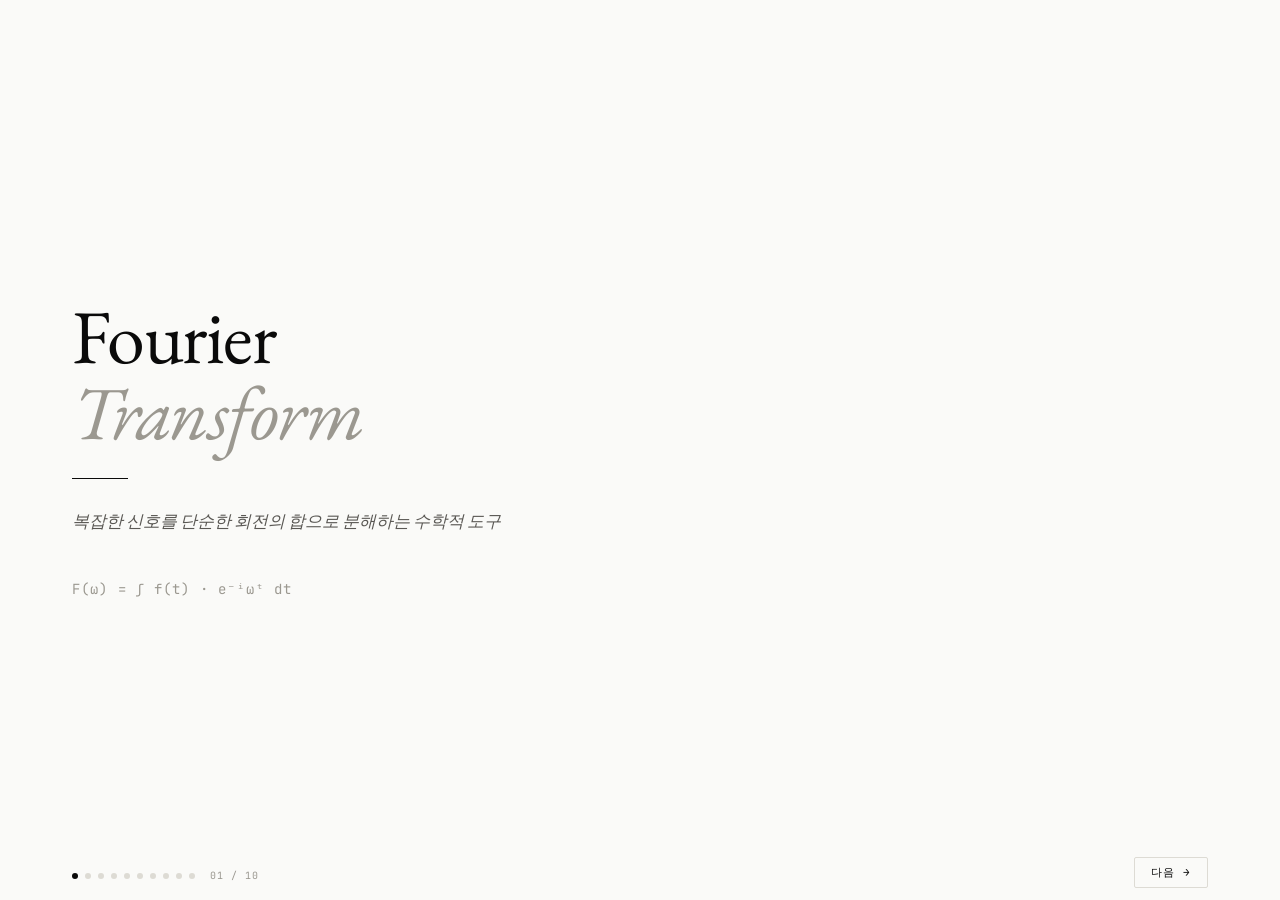
<file: fourier_pt.html>
<!DOCTYPE html>
<html lang="ko">
<head>
<meta charset="UTF-8">
<meta name="viewport" content="width=device-width, initial-scale=1.0">
<title>Fourier Transform</title>
<link href="https://fonts.googleapis.com/css2?family=EB+Garamond:ital,wght@0,400;0,500;1,400&family=JetBrains+Mono:wght@300;400;500&display=swap" rel="stylesheet">
<style>
*,*::before,*::after{box-sizing:border-box;margin:0;padding:0}
:root{
  --bg:#fafaf8;--black:#0a0a0a;--gray1:#f0efeb;--gray2:#dddbd4;
  --gray4:#9b9890;--gray6:#5a5854;
  --blue:#1a4a7a;--blue-l:#dce8f5;--blue-m:#378add;
  --red:#7a1a24;--red-l:#f5dce0;--red-m:#c84b5a;
  --green:#0f5a2a;--green-l:#daf0e4;--green-m:#1d9e75;
  --yellow:#e8e400;--purple:#4a1a7a;--purple-l:#ede8f5;
}
html,body{width:100%;height:100%;background:var(--bg);color:var(--black);
  font-family:'EB Garamond',Georgia,serif;overflow:hidden}

/* ── deck ── */
.deck{width:100vw;height:100vh;position:relative}
.slide{position:absolute;inset:0;display:flex;flex-direction:column;
  padding:48px 72px 52px;opacity:0;pointer-events:none;transition:opacity .45s ease}
.slide.active{opacity:1;pointer-events:all}

/* ── typography ── */
.s-label{font-family:'JetBrains Mono',monospace;font-size:11px;font-weight:300;
  letter-spacing:.18em;text-transform:uppercase;color:var(--gray4);margin-bottom:10px}
.s-title{font-size:36px;font-weight:400;line-height:1.15;letter-spacing:-.01em;margin-bottom:6px}
.s-title em{font-style:italic}
.s-sub{font-size:15px;color:var(--gray6);margin-bottom:36px;font-style:italic}
.mono{font-family:'JetBrains Mono',monospace;font-weight:300}

/* ── nav ── */
.stepbar{position:absolute;bottom:18px;left:72px;display:flex;align-items:center;gap:7px}
.sdot{width:6px;height:6px;border-radius:50%;background:var(--gray2);cursor:pointer;transition:background .25s}
.sdot.on{background:var(--black)}
.snum{font-family:'JetBrains Mono',monospace;font-size:10px;color:var(--gray4);
  letter-spacing:.1em;margin-left:8px}
.nav{position:absolute;bottom:12px;right:72px;background:none;
  border:1px solid var(--gray2);color:var(--black);cursor:pointer;
  font-family:'JetBrains Mono',monospace;font-size:11px;letter-spacing:.1em;
  padding:7px 16px;border-radius:2px;transition:background .2s}
.nav:hover{background:var(--gray1)}

/* ── animation helpers ── */
.fade-up{opacity:0;transform:translateY(14px);transition:opacity .5s ease,transform .5s ease}
.fade-up.show{opacity:1;transform:none}
.fade-in{opacity:0;transition:opacity .5s ease}
.fade-in.show{opacity:1}

/* ── divider ── */
.hr{width:40px;height:1px;background:var(--gray2);margin:20px 0}

/* ─────────────────────────────────────────
   SLIDE 0 — 표지
───────────────────────────────────────── */
#s0{justify-content:center}
#s0 .big{font-size:76px;font-weight:400;letter-spacing:-.02em;line-height:1;
  animation:fadeUp .8s ease both}
#s0 .big em{font-style:italic;color:var(--gray4)}
#s0 .line{width:56px;height:1.5px;background:var(--black);margin:28px 0;
  animation:fadeUp .8s .15s ease both}
#s0 .desc{font-size:17px;color:var(--gray6);font-style:italic;max-width:480px;line-height:1.7;
  animation:fadeUp .8s .25s ease both}
#s0 .eq{font-family:'JetBrains Mono',monospace;font-size:14px;color:var(--gray4);
  margin-top:44px;letter-spacing:.08em;animation:fadeUp .8s .35s ease both}

/* ─────────────────────────────────────────
   SLIDE 1 — 오일러 공식
───────────────────────────────────────── */
.euler-wrap{display:grid;grid-template-columns:1fr 300px;gap:48px;flex:1;align-items:center}
.euler-eq{font-size:52px;line-height:1.35}
.euler-item{display:flex;align-items:baseline;gap:14px;margin-bottom:2px;
  opacity:0;transform:translateY(8px);transition:opacity .5s ease,transform .5s ease}
.euler-item.show{opacity:1;transform:none}
.euler-item .arr{font-size:18px;color:var(--gray4)}
.euler-item .d{font-size:14px;color:var(--gray6);font-style:italic}
.euler-item .d strong{font-style:normal;color:var(--black)}
.unit-circle{width:260px;height:260px;margin:0 auto}

/* ─────────────────────────────────────────
   SLIDE 2 — 복잡한 파형
───────────────────────────────────────── */
.wave-wrap{flex:1;display:flex;flex-direction:column;gap:20px;justify-content:center}
.wave-canvas-wrap{position:relative}
.wave-legend{display:flex;gap:20px;margin-top:8px}
.wleg{display:flex;align-items:center;gap:6px;font-size:13px;color:var(--gray6);font-style:italic}
.wleg-dot{width:10px;height:10px;border-radius:50%}
.wave-note{font-size:14px;color:var(--gray6);font-style:italic;
  border-left:2px solid var(--gray2);padding:10px 16px;max-width:560px}

/* ─────────────────────────────────────────
   SLIDE 3 — FT 공식 탐구
───────────────────────────────────────── */
.ft-build{flex:1;display:flex;flex-direction:column;justify-content:center;gap:0}
.ft-full-eq{font-size:54px;text-align:center;margin-bottom:8px}
.ft-full-eq sup{font-size:30px}
.ft-cards{display:grid;grid-template-columns:repeat(3,1fr);gap:16px;margin-top:24px}
.ft-card{border:1px solid var(--gray2);border-radius:6px;padding:18px 20px;
  opacity:0;transform:translateY(10px);transition:opacity .5s ease,transform .5s ease}
.ft-card.show{opacity:1;transform:none}
.ft-card-sym{font-family:'JetBrains Mono',monospace;font-size:20px;font-weight:300;margin-bottom:8px}
.ft-card-sym.blue{color:var(--blue)}
.ft-card-sym.red{color:var(--red)}
.ft-card-sym.green{color:var(--green)}
.ft-card-title{font-size:14px;font-weight:500;margin-bottom:4px}
.ft-card-desc{font-size:13px;color:var(--gray6);font-style:italic;line-height:1.5}

/* highlight spans inside ft-full-eq */
.hl-blue{color:var(--blue)}.hl-red{color:var(--red)}.hl-green{color:var(--green)}

/* ─────────────────────────────────────────
   SLIDE 4 — 복소평면에 감기
───────────────────────────────────────── */
.wrap-layout{display:grid;grid-template-columns:1fr 1fr;gap:48px;flex:1;align-items:center}
.wrap-ctrl{display:flex;flex-direction:column;gap:18px}
.ctrl-row{display:flex;align-items:center;gap:12px}
.ctrl-label{font-size:13px;color:var(--gray6);font-style:italic;min-width:120px}
.ctrl-val{font-family:'JetBrains Mono',monospace;font-size:13px;min-width:52px}
input[type=range]{width:140px;accent-color:var(--black)}
.wrap-note{font-size:14px;color:var(--gray6);font-style:italic;line-height:1.6;
  border-left:2px solid var(--gray2);padding:10px 16px;margin-top:8px}
.wrap-canvas-wrap{display:flex;flex-direction:column;gap:12px;align-items:center}
.wrap-canvas-label{font-family:'JetBrains Mono',monospace;font-size:11px;
  letter-spacing:.1em;color:var(--gray4)}

/* ─────────────────────────────────────────
   SLIDE 5 — 질량 중심
───────────────────────────────────────── */
.cm-layout{display:grid;grid-template-columns:1fr 1fr;gap:48px;flex:1;align-items:start;padding-top:8px}
.cm-info{display:flex;flex-direction:column;gap:16px}
.cm-stat{border:1px solid var(--gray2);border-radius:6px;padding:16px 20px}
.cm-stat-label{font-family:'JetBrains Mono',monospace;font-size:11px;
  letter-spacing:.1em;color:var(--gray4);margin-bottom:6px}
.cm-stat-val{font-size:28px;font-weight:400}
.cm-rule{font-size:14px;color:var(--gray6);font-style:italic;line-height:1.7;
  border-left:2px solid var(--gray2);padding:10px 16px}

/* ─────────────────────────────────────────
   SLIDE 6 — 발견의 순간
───────────────────────────────────────── */
.moment-layout{display:grid;grid-template-columns:1fr 1fr;gap:48px;flex:1;align-items:center}
.moment-text{display:flex;flex-direction:column;gap:20px}
.moment-eq{font-size:28px;line-height:1.5;padding:20px 24px;
  border:1px solid var(--black);border-radius:6px}
.moment-eq sup{font-size:16px}
.moment-point{font-size:15px;color:var(--gray6);font-style:italic;line-height:1.7;
  border-left:2px solid var(--gray2);padding:10px 16px}

/* ─────────────────────────────────────────
   SLIDE 7 — 주파수 스파이크
───────────────────────────────────────── */
.spike-layout{display:grid;grid-template-columns:1fr 1fr;gap:48px;flex:1;align-items:center}
.spike-info{display:flex;flex-direction:column;gap:16px}
.spike-note{font-size:14px;color:var(--gray6);font-style:italic;line-height:1.7}

/* ─────────────────────────────────────────
   SLIDE 8 — DFT
───────────────────────────────────────── */
.dft-layout{display:grid;grid-template-columns:1fr 1fr;gap:48px;flex:1;align-items:start;padding-top:8px}
.dft-eq-block{padding:20px 24px;background:var(--gray1);border-radius:6px;margin-bottom:16px}
.dft-eq{font-size:26px;line-height:1.4}
.dft-eq sup{font-size:16px}
.dft-compare{display:flex;flex-direction:column;gap:12px}
.dft-comp-row{display:grid;grid-template-columns:1fr 1fr;gap:12px}
.dft-comp-card{border:1px solid var(--gray2);border-radius:6px;padding:14px 16px}
.dft-comp-title{font-family:'JetBrains Mono',monospace;font-size:12px;
  letter-spacing:.08em;margin-bottom:8px}
.dft-comp-item{font-size:13px;color:var(--gray6);font-style:italic;
  padding:3px 0;border-top:1px solid var(--gray1)}

/* ─────────────────────────────────────────
   SLIDE 9 — DFT vs FFT
───────────────────────────────────────── */
.fft-layout{display:grid;grid-template-columns:1fr 1fr;gap:40px;flex:1;align-items:start;padding-top:4px}
.fft-tree-label{font-family:'JetBrains Mono',monospace;font-size:11px;
  letter-spacing:.1em;color:var(--gray4);margin-bottom:12px}
.butterfly-box{font-size:12px;color:var(--gray6);font-style:italic;margin-top:8px;line-height:1.6}
.fft-eq{font-family:'JetBrains Mono',monospace;font-size:14px;
  background:var(--gray1);border-radius:4px;padding:12px 16px;
  margin:8px 0;line-height:1.7}

@keyframes fadeUp{from{opacity:0;transform:translateY(20px)}to{opacity:1;transform:none}}
</style>
</head>
<body>
<div class="deck">

<!-- ════════════════ S0 표지 ════════════════ -->
<div class="slide active" id="s0">
  <div class="big">Fourier<br><em>Transform</em></div>
  <div class="line"></div>
  <div class="desc">복잡한 신호를 단순한 회전의 합으로 분해하는 수학적 도구</div>
  <div class="eq">F(ω) = ∫ f(t) · e⁻ⁱωᵗ dt</div>
</div>

<!-- ════════════════ S1 오일러 공식 ════════════════ -->
<div class="slide" id="s1">
  <div class="s-label">01 — Euler's Formula</div>
  <div class="s-title">오일러 공식 — <em>회전의 언어</em></div>
  <div class="s-sub">The Language of Rotation</div>
  <div class="euler-wrap">
    <div>
      <div class="euler-eq">
        <div class="euler-item" id="eu0">e<sup>iθ</sup> = cos θ + i·sin θ</div>
        <div style="height:20px"></div>
        <div class="euler-item" id="eu1">
          <span class="arr">→</span>
          <span class="d">cos θ : <strong>실수축</strong>(x) — 좌우 진동</span>
        </div>
        <div class="euler-item" id="eu2">
          <span class="arr">→</span>
          <span class="d">i·sin θ : <strong>허수축</strong>(y) — 상하 진동</span>
        </div>
        <div class="euler-item" id="eu3">
          <span class="arr">→</span>
          <span class="d">e<sup>iθ</sup> : 단위원 위의 점 — <strong>파동 = 회전</strong></span>
        </div>
        <div style="height:16px;border-top:1px solid var(--gray2);margin-top:16px"></div>
        <div class="euler-item" id="eu4" style="margin-top:16px">
          <span class="arr">→</span>
          <span class="d">FT에서는 e<sup>−iωt</sup> : ω 속도 <strong>시계 방향</strong> 회전자</span>
        </div>
      </div>
    </div>
    <div>
      <canvas id="euler-canvas" width="260" height="260" class="unit-circle"></canvas>
    </div>
  </div>
</div>

<!-- ════════════════ S2 복잡한 파형 ════════════════ -->
<div class="slide" id="s2">
  <div class="s-label">02 — Complex Waveform</div>
  <div class="s-title">복잡한 파형 — <em>여러 주파수의 합</em></div>
  <div class="s-sub">Any complex signal is a sum of pure sine waves</div>
  <div class="wave-wrap">
    <canvas id="wave-canvas" width="800" height="200" style="width:100%;border-bottom:1px solid var(--gray2)"></canvas>
    <div class="wave-legend">
      <div class="wleg"><div class="wleg-dot" style="background:#378add"></div>f₁ = 2 Hz</div>
      <div class="wleg"><div class="wleg-dot" style="background:#c84b5a"></div>f₂ = 5 Hz</div>
      <div class="wleg"><div class="wleg-dot" style="background:#1d9e75"></div>f₃ = 9 Hz</div>
      <div class="wleg"><div class="wleg-dot" style="background:#0a0a0a"></div>합성 신호</div>
    </div>
    <div class="wave-note">
      마이크는 오직 <strong>합성된 파형</strong>만 기록한다.<br>
      이 신호 안에 어떤 주파수가 얼마나 들어있는지 — 어떻게 알 수 있을까?
    </div>
  </div>
</div>

<!-- ════════════════ S3 FT 공식 탐구 ════════════════ -->
<div class="slide" id="s3">
  <div class="s-label">03 — Fourier Transform Formula</div>
  <div class="s-title">FT 공식 탐구 — <em>세 요소의 역할</em></div>
  <div class="s-sub">Each symbol encodes one physical action</div>
  <div class="ft-build">
    <div class="ft-full-eq fade-up" id="ft-eq-full">
      F(ω) = <span class="hl-blue">∫</span> f(t) · <span class="hl-red">e<sup>−iωt</sup></span> <span class="hl-green">dt</span>
    </div>
    <div class="ft-cards">
      <div class="ft-card" id="ftc0">
        <div class="ft-card-sym blue mono">e<sup>−iωt</sup></div>
        <div class="ft-card-title">회전자 — The Rotating Kernel</div>
        <div class="ft-card-desc">ω 속도로 시계 방향 회전.<br>신호를 복소평면의 원에 감아올리는 동작</div>
      </div>
      <div class="ft-card" id="ftc1">
        <div class="ft-card-sym red mono">f(t)·e<sup>−iωt</sup></div>
        <div class="ft-card-title">신호를 회전에 올리기 — Winding</div>
        <div class="ft-card-desc">신호의 진폭을 회전자에 곱해 복소평면에 얹음.<br>봉우리가 정렬되는지 여부가 결정됨</div>
      </div>
      <div class="ft-card" id="ftc2">
        <div class="ft-card-sym green mono">∫ dt</div>
        <div class="ft-card-title">전 시간에 걸친 평균 — Center of Mass</div>
        <div class="ft-card-desc">감긴 신호 전체의 질량 중심 계산.<br>봉우리가 몰릴수록 값이 커짐</div>
      </div>
    </div>
    <div style="margin-top:20px;font-size:15px;color:var(--gray6);font-style:italic;
      border-top:1px solid var(--gray2);padding-top:18px" class="fade-in" id="ft-bottom">
      ω = 신호 주파수일 때만 적분이 살아남는다 — 나머지는 상쇄되어 0
    </div>
  </div>
</div>

<!-- ════════════════ S4 복소평면에 감기 ════════════════ -->
<div class="slide" id="s4">
  <div class="s-label">04 — Winding Around the Complex Plane</div>
  <div class="s-title">복소평면에 감기</div>
  <div class="s-sub">Winding the signal around a circle</div>
  <div class="wrap-layout">
    <div class="wrap-ctrl">
      <div class="ctrl-row">
        <span class="ctrl-label" style="color:var(--blue-m)">신호 주파수</span>
        <input type="range" id="sig-freq" min="1" max="8" step="1" value="3">
        <span class="ctrl-val" id="sig-freq-val">3 Hz</span>
      </div>
      <div class="ctrl-row">
        <span class="ctrl-label" style="color:var(--red-m)">감기 주파수</span>
        <input type="range" id="wind-freq" min="0.5" max="8" step="0.5" value="1">
        <span class="ctrl-val" id="wind-freq-val">1.0 Hz</span>
      </div>
      <div class="wrap-note">
        감기 주파수를 천천히 올려보세요.<br>
        신호 주파수와 <strong>일치하는 순간</strong> 점들이 한쪽으로 몰립니다.
      </div>
      <div id="match-label" style="font-size:14px;font-family:'JetBrains Mono',monospace;
        padding:10px 14px;border-radius:4px;background:var(--gray1);margin-top:4px">
        — 불일치
      </div>
    </div>
    <div class="wrap-canvas-wrap">
      <div class="wrap-canvas-label">복소평면 (원에 감긴 신호)</div>
      <canvas id="wrap-canvas" width="300" height="300"></canvas>
    </div>
  </div>
</div>

<!-- ════════════════ S5 질량 중심 ════════════════ -->
<div class="slide" id="s5">
  <div class="s-label">05 — Center of Mass</div>
  <div class="s-title">질량 중심 — <em>얼마나 치우쳤는가</em></div>
  <div class="s-sub">How far is the center of mass from the origin?</div>
  <div class="cm-layout">
    <div class="cm-info">
      <div class="cm-stat">
        <div class="cm-stat-label">질량 중심 x좌표</div>
        <div class="cm-stat-val" id="cm-val">0.000</div>
      </div>
      <div class="cm-stat">
        <div class="cm-stat-label">신호 주파수</div>
        <div class="cm-stat-val" id="cm-sig">3 Hz</div>
      </div>
      <div class="cm-stat">
        <div class="cm-stat-label">감기 주파수</div>
        <div class="cm-stat-val" id="cm-wind">1.0 Hz</div>
      </div>
      <div class="cm-rule">
        질량 중심이 원점에서 <strong>멀수록</strong> → |F(ω)| 큼<br>
        해당 주파수 성분이 신호 안에 <strong>강하게 존재</strong>
      </div>
      <div class="ctrl-row" style="margin-top:4px">
        <span class="ctrl-label" style="color:var(--red-m)">감기 주파수</span>
        <input type="range" id="cm-wind-slider" min="0.5" max="8" step="0.5" value="1">
        <span class="ctrl-val" id="cm-wind-val">1.0 Hz</span>
      </div>
    </div>
    <canvas id="cm-canvas" width="300" height="300"></canvas>
  </div>
</div>

<!-- ════════════════ S6 발견의 순간 ════════════════ -->
<div class="slide" id="s6">
  <div class="s-label">06 — The Moment of Discovery</div>
  <div class="s-title">발견의 순간 — <em>정확한 주파수에서 정렬이 일어난다</em></div>
  <div class="s-sub">Alignment happens only at the signal's frequency</div>
  <div class="moment-layout">
    <div class="moment-text">
      <div class="moment-eq fade-up" id="m-eq">
        F(ω₀) 최대<br>
        <span style="font-size:20px;color:var(--gray4)">⟺</span><br>
        ω₀ 가 신호 안에 존재
      </div>
      <div class="moment-point fade-up" id="m-p1" style="transition-delay:.15s">
        ω = ω₀ 일 때 → e<sup>i(ω₀−ω)t</sup> = e<sup>0</sup> = 1<br>
        → 상수항이 되어 적분이 <strong>발산 (스파이크)</strong><br>
        <span style="font-size:13px">→ 유한 구간 T에서는 T에 비례하는 큰 값</span>
      </div>
      <div class="moment-point fade-up" id="m-p2" style="transition-delay:.3s">
        ω ≠ ω₀ 일 때 → e<sup>i(ω₀−ω)t</sup> 는 빠르게 진동<br>
        → 충분히 긴 시간 적분 시 <strong>0으로 상쇄</strong>
      </div>
    </div>
    <canvas id="moment-canvas" width="300" height="300"></canvas>
  </div>
</div>

<!-- ════════════════ S7 주파수 스파이크 ════════════════ -->
<div class="slide" id="s7">
  <div class="s-label">07 — Frequency Spectrum</div>
  <div class="s-title">주파수 스파이크 — <em>스펙트럼의 완성</em></div>
  <div class="s-sub">Recording the center of mass across all frequencies</div>
  <div class="spike-layout">
    <div class="spike-info">
      <div class="spike-note fade-up" id="sp1">
        감기 주파수를 0 → 높은 값까지 훑으며<br>
        매 순간의 <strong>질량 중심 크기</strong>를 기록하면
      </div>
      <div class="spike-note fade-up" id="sp2" style="transition-delay:.15s;margin-top:8px">
        → f₁ = 2 Hz, f₂ = 5 Hz, f₃ = 9 Hz 위치에서만<br>
        그래프가 <strong>뾰족하게 솟아오른다</strong>
      </div>
      <div style="margin-top:20px;padding:16px 20px;border:1px solid var(--black);
        border-radius:6px;font-size:15px;line-height:1.6" class="fade-in" id="sp3">
        이것이 <strong>주파수 스펙트럼</strong>이다.<br>
        복잡하게 뒤섞인 신호에서<br>
        원래 성분을 분리해낸 것.
      </div>
    </div>
    <canvas id="spike-canvas" width="360" height="300"></canvas>
  </div>
</div>

<!-- ════════════════ S8 DFT ════════════════ -->
<div class="slide" id="s8">
  <div class="s-label">08 — Discrete Fourier Transform</div>
  <div class="s-title">DFT — <em>이산화</em></div>
  <div class="s-sub">∫ → Σ : from continuous to discrete</div>
  <div class="dft-layout">
    <div>
      <div class="dft-eq-block">
        <div style="font-family:'JetBrains Mono',monospace;font-size:11px;
          color:var(--gray4);letter-spacing:.1em;margin-bottom:8px">CONTINUOUS — FT</div>
        <div class="dft-eq">F(ω) = ∫ f(t)·e<sup>−iωt</sup> dt</div>
      </div>
      <div style="text-align:center;font-size:24px;color:var(--gray4);margin:4px 0">↓</div>
      <div class="dft-eq-block" style="border:1px solid var(--black)">
        <div style="font-family:'JetBrains Mono',monospace;font-size:11px;
          color:var(--gray4);letter-spacing:.1em;margin-bottom:8px">DISCRETE — DFT</div>
        <div class="dft-eq">X[k] = Σ x[n]·e<sup>−i2πkn/N</sup></div>
        <div style="font-size:13px;color:var(--gray6);margin-top:8px;font-style:italic">
          n = 0, 1, …, N−1 &nbsp;|&nbsp; k = 0, 1, …, N−1
        </div>
      </div>
      <div style="font-size:13px;color:var(--gray6);font-style:italic;
        border-left:2px solid var(--gray2);padding:8px 14px;margin-top:12px;line-height:1.6">
        계산량 : 출력 N개 × 입력 N개 참조 → <strong>O(N²)</strong>
      </div>
    </div>
    <div class="dft-compare">
      <div class="dft-comp-row">
        <div class="dft-comp-card">
          <div class="dft-comp-title" style="color:var(--blue)">FT</div>
          <div class="dft-comp-item">연속 함수 대상</div>
          <div class="dft-comp-item">∫ 적분 사용</div>
          <div class="dft-comp-item">무한한 주파수</div>
        </div>
        <div class="dft-comp-card" style="border-color:var(--black)">
          <div class="dft-comp-title" style="color:var(--black)">DFT</div>
          <div class="dft-comp-item">이산 샘플 N개</div>
          <div class="dft-comp-item">Σ 합산 사용</div>
          <div class="dft-comp-item">k = 0…N−1 빈</div>
        </div>
      </div>
      <canvas id="dft-sample-canvas" width="320" height="160" style="width:100%"></canvas>
      <div style="font-size:12px;color:var(--gray4);font-style:italic;font-family:'JetBrains Mono',monospace">
        연속 신호 → 이산 샘플 N개로 근사
      </div>
    </div>
  </div>
</div>

<!-- ════════════════ S9 FFT ════════════════ -->
<div class="slide" id="s9">
  <div class="s-label">09 — Fast Fourier Transform</div>
  <div class="s-title">DFT vs FFT — <em>O(N²) → O(N log N)</em></div>
  <div class="s-sub">Divide and conquer using symmetry of roots of unity</div>
  <div class="fft-layout">
    <div>
      <div class="fft-tree-label">BUTTERFLY DIAGRAM — N = 8</div>
      <canvas id="fft-tree-canvas" width="340" height="260" style="width:100%"></canvas>
      <div class="fft-eq">
X[k]     = E[k] + W<sup>k</sup>·O[k]
X[k+N/2] = E[k] − W<sup>k</sup>·O[k]
      </div>
      <div class="butterfly-box">
        W<sup>k+N/2</sup> = −W<sup>k</sup> 대칭성으로<br>
        절반만 계산 → 나머지는 부호 반전으로 재사용
      </div>
    </div>
    <div>
      <div class="fft-tree-label">연산량 비교 — N별</div>
      <canvas id="fft-compare-canvas" width="340" height="220" style="width:100%"></canvas>
      <div style="display:flex;gap:16px;margin-top:10px">
        <div class="wleg"><div class="wleg-dot" style="background:#c84b5a"></div>DFT O(N²)</div>
        <div class="wleg"><div class="wleg-dot" style="background:#1d9e75"></div>FFT O(N log N)</div>
      </div>
      <div style="margin-top:16px;font-size:14px;color:var(--gray6);font-style:italic;line-height:1.7;
        border-left:2px solid var(--gray2);padding:10px 16px">
        N = 1024 기준<br>
        DFT : 1,048,576 회 연산<br>
        FFT : 10,240 회 연산<br>
        → <strong>약 100배 차이</strong>
      </div>
    </div>
  </div>
</div>

<!-- ════════ 공통 UI ════════ -->
<div class="stepbar" id="stepbar"></div>
<button class="nav" id="navbtn" onclick="next()">다음 →</button>

</div><!-- /deck -->
<script>
/* ─── 슬라이드 관리 ─── */
const slides=Array.from(document.querySelectorAll('.slide'));
const N=slides.length;
let cur=0;
const stepbar=document.getElementById('stepbar');
const navbtn=document.getElementById('navbtn');
slides.forEach((_,i)=>{
  const d=document.createElement('div');
  d.className='sdot'+(i===0?' on':'');
  d.onclick=()=>go(i);
  stepbar.appendChild(d);
});
const snum=document.createElement('span');
snum.className='snum';
snum.textContent='01 / 10';
stepbar.appendChild(snum);
function go(n){
  slides[cur].classList.remove('active');
  document.querySelectorAll('.sdot')[cur].classList.remove('on');
  cur=n;
  slides[cur].classList.add('active');
  document.querySelectorAll('.sdot')[cur].classList.add('on');
  snum.textContent=String(cur+1).padStart(2,'0')+' / '+String(N).padStart(2,'0');
  navbtn.textContent=cur===N-1?'처음으로 ↺':'다음 →';
  onSlideEnter(cur);
}
function next(){cur===N-1?go(0):go(cur+1)}
document.addEventListener('keydown',e=>{
  if(e.key==='ArrowRight'||e.key===' ')next();
  if(e.key==='ArrowLeft')go(Math.max(0,cur-1));
});

/* ─── 유틸 ─── */
function showEl(id,delay=0){
  setTimeout(()=>{const el=document.getElementById(id);if(el){el.classList.add('show')}},delay);
}
function clr(ctx,w,h){ctx.clearRect(0,0,w,h)}

/* ═══════════════════════════════════
   S1 — 오일러 공식 단위원 애니메이션
═══════════════════════════════════ */
const euCanvas=document.getElementById('euler-canvas');
const euCtx=euCanvas.getContext('2d');
let euAngle=0,euRaf=null;
function drawEuler(){
  clr(euCtx,260,260);
  const cx=130,cy=130,r=100;
  euCtx.strokeStyle='#dddbd4';euCtx.lineWidth=1;
  euCtx.beginPath();euCtx.arc(cx,cy,r,0,Math.PI*2);euCtx.stroke();
  euCtx.beginPath();euCtx.moveTo(cx-r-12,cy);euCtx.lineTo(cx+r+12,cy);euCtx.stroke();
  euCtx.beginPath();euCtx.moveTo(cx,cy-r-12);euCtx.lineTo(cx,cy+r+12);euCtx.stroke();
  const px=cx+r*Math.cos(euAngle),py=cy-r*Math.sin(euAngle);
  euCtx.strokeStyle='#0a0a0a';euCtx.lineWidth=1.5;
  euCtx.beginPath();euCtx.moveTo(cx,cy);euCtx.lineTo(px,py);euCtx.stroke();
  euCtx.strokeStyle='#378add';euCtx.lineWidth=1;euCtx.setLineDash([4,3]);
  euCtx.beginPath();euCtx.moveTo(px,py);euCtx.lineTo(px,cy);euCtx.stroke();
  euCtx.strokeStyle='#c84b5a';
  euCtx.beginPath();euCtx.moveTo(cx,cy);euCtx.lineTo(px,cy);euCtx.stroke();
  euCtx.setLineDash([]);
  euCtx.fillStyle='#0a0a0a';euCtx.beginPath();euCtx.arc(px,py,5,0,Math.PI*2);euCtx.fill();
  euCtx.font='13px EB Garamond';euCtx.fillStyle='#378add';
  euCtx.fillText('sin θ',px+8,py+(py<cy?-4:16));
  euCtx.fillStyle='#c84b5a';euCtx.fillText('cos θ',(cx+px)/2-16,cy+16);
  euCtx.fillStyle='#9b9890';euCtx.font='11px JetBrains Mono';
  euCtx.fillText('Re',cx+r+14,cy+4);euCtx.fillText('Im',cx+4,cy-r-14);
  euAngle+=0.012;
  euRaf=requestAnimationFrame(drawEuler);
}

/* ═══════════════════════════════════
   S2 — 복잡한 파형
═══════════════════════════════════ */
function drawWave(){
  const cv=document.getElementById('wave-canvas');
  const ctx=cv.getContext('2d');
  const W=cv.width,H=cv.height;
  clr(ctx,W,H);
  ctx.strokeStyle='#dddbd4';ctx.lineWidth=.5;
  ctx.beginPath();ctx.moveTo(0,H/2);ctx.lineTo(W,H/2);ctx.stroke();
  const freqs=[2,5,9];
  const amps=[0.35,0.22,0.13];
  const cols=['#378add','#c84b5a','#1d9e75'];
  const T=2;
  freqs.forEach((f,i)=>{
    ctx.strokeStyle=cols[i];ctx.lineWidth=1.5;ctx.globalAlpha=.7;
    ctx.beginPath();
    for(let x=0;x<=W;x++){
      const t=(x/W)*T;
      const y=H/2-amps[i]*H*Math.sin(2*Math.PI*f*t);
      x===0?ctx.moveTo(x,y):ctx.lineTo(x,y);
    }ctx.stroke();
  });
  ctx.strokeStyle='#0a0a0a';ctx.lineWidth=2.5;ctx.globalAlpha=1;
  ctx.beginPath();
  for(let x=0;x<=W;x++){
    const t=(x/W)*T;
    let y=H/2;
    freqs.forEach((f,i)=>{y-=amps[i]*H*Math.sin(2*Math.PI*f*t);});
    x===0?ctx.moveTo(x,y):ctx.lineTo(x,y);
  }ctx.stroke();
}

/* ═══════════════════════════════════
   공통 — 원에 감기 헬퍼
═══════════════════════════════════ */
function computeWinding(sigFreq,windFreq){
  const pts=[],N=300,T=3;
  for(let i=0;i<N;i++){
    const t=(i/N)*T;
    const sig=Math.sin(2*Math.PI*sigFreq*t);
    const re=sig*Math.cos(2*Math.PI*windFreq*t);
    const im=-sig*Math.sin(2*Math.PI*windFreq*t);
    pts.push([re,im]);
  }
  const cx=pts.reduce((s,p)=>s+p[0],0)/N;
  const cy=pts.reduce((s,p)=>s+p[1],0)/N;
  return{pts,cx,cy};
}
function drawWinding(canvas,sigFreq,windFreq){
  const ctx=canvas.getContext('2d');
  const W=canvas.width,H=canvas.height;
  const cx=W/2,cy=H/2,sc=Math.min(W,H)*0.38;
  clr(ctx,W,H);
  ctx.strokeStyle='#dddbd4';ctx.lineWidth=.5;
  ctx.beginPath();ctx.moveTo(0,cy);ctx.lineTo(W,cy);ctx.stroke();
  ctx.beginPath();ctx.moveTo(cx,0);ctx.lineTo(cx,H);ctx.stroke();
  ctx.beginPath();ctx.arc(cx,cy,sc,0,Math.PI*2);ctx.stroke();
  const{pts,cx:mcx,cy:mcy}=computeWinding(sigFreq,windFreq);
  ctx.strokeStyle='#378add';ctx.lineWidth=1.5;ctx.globalAlpha=.8;
  ctx.beginPath();
  pts.forEach(([x,y],i)=>{
    const px=cx+x*sc,py=cy+y*sc;
    i===0?ctx.moveTo(px,py):ctx.lineTo(px,py);
  });ctx.stroke();ctx.globalAlpha=1;
  ctx.fillStyle='#c84b5a';
  ctx.beginPath();ctx.arc(cx+mcx*sc,cy+mcy*sc,7,0,Math.PI*2);ctx.fill();
  ctx.fillStyle='#0a0a0a';ctx.font='12px JetBrains Mono';
  ctx.fillText('질량 중심',cx+mcx*sc+10,cy+mcy*sc+4);
  return{mcx,mcy};
}

/* ═══════════════════════════════════
   S4 — 감기 슬라이더
═══════════════════════════════════ */
const wCanvas=document.getElementById('wrap-canvas');
function updateWrap(){
  const sf=parseInt(document.getElementById('sig-freq').value);
  const wf=parseFloat(document.getElementById('wind-freq').value);
  document.getElementById('sig-freq-val').textContent=sf+' Hz';
  document.getElementById('wind-freq-val').textContent=wf.toFixed(1)+' Hz';
  drawWinding(wCanvas,sf,wf);
  const match=Math.abs(sf-wf)<0.3;
  const ml=document.getElementById('match-label');
  if(match){ml.textContent='✓ 주파수 일치 — 봉우리 정렬!';ml.style.background='#daf0e4';ml.style.color='#0f5a2a';}
  else{ml.textContent='— 불일치';ml.style.background='var(--gray1)';ml.style.color='var(--gray6)';}
}
document.getElementById('sig-freq').oninput=updateWrap;
document.getElementById('wind-freq').oninput=updateWrap;

/* ═══════════════════════════════════
   S5 — 질량 중심 슬라이더
═══════════════════════════════════ */
const cmCanvas=document.getElementById('cm-canvas');
function updateCM(){
  const sf=3;
  const wf=parseFloat(document.getElementById('cm-wind-slider').value);
  document.getElementById('cm-wind-val').textContent=wf.toFixed(1)+' Hz';
  document.getElementById('cm-wind').textContent=wf.toFixed(1)+' Hz';
  const{mcx}=drawWinding(cmCanvas,sf,wf);
  document.getElementById('cm-val').textContent=mcx.toFixed(3);
  document.getElementById('cm-sig').textContent=sf+' Hz';
}
document.getElementById('cm-wind-slider').oninput=updateCM;

/* ═══════════════════════════════════
   S6 — 발견의 순간 canvas (고정 3Hz)
═══════════════════════════════════ */
function drawMoment(){
  const cv=document.getElementById('moment-canvas');
  drawWinding(cv,3,3);
}

/* ═══════════════════════════════════
   S7 — 주파수 스파이크
═══════════════════════════════════ */
function drawSpike(){
  const cv=document.getElementById('spike-canvas');
  const ctx=cv.getContext('2d');
  const W=cv.width,H=cv.height;
  clr(ctx,W,H);
  const pad={l:40,r:16,t:16,b:40};
  const gw=W-pad.l-pad.r,gh=H-pad.t-pad.b;
  ctx.strokeStyle='#dddbd4';ctx.lineWidth=.5;
  ctx.beginPath();ctx.moveTo(pad.l,pad.t);ctx.lineTo(pad.l,pad.t+gh);
  ctx.lineTo(pad.l+gw,pad.t+gh);ctx.stroke();
  ctx.fillStyle='#9b9890';ctx.font='10px JetBrains Mono';
  ctx.fillText('|F(ω)|',pad.l-36,pad.t+8);
  ctx.fillText('ω (Hz)',pad.l+gw-24,pad.t+gh+28);
  const maxHz=12;
  const sigFreqs=[2,5,9];
  const amps=[0.8,0.6,0.35];
  function fval(w){
    let v=0;
    sigFreqs.forEach((f,i)=>{
      const d=Math.abs(w-f);
      v+=amps[i]*Math.exp(-d*d*4);
    });return v;
  }
  ctx.strokeStyle='#0a0a0a';ctx.lineWidth=1.5;
  ctx.beginPath();
  for(let xi=0;xi<=gw;xi++){
    const w=(xi/gw)*maxHz;
    const v=fval(w);
    const px=pad.l+xi,py=pad.t+gh-v*gh*0.92;
    xi===0?ctx.moveTo(px,py):ctx.lineTo(px,py);
  }ctx.stroke();
  sigFreqs.forEach((f,i)=>{
    const px=pad.l+(f/maxHz)*gw;
    ctx.strokeStyle='#c84b5a';ctx.setLineDash([3,3]);ctx.lineWidth=1;
    ctx.beginPath();ctx.moveTo(px,pad.t+gh);ctx.lineTo(px,pad.t+gh-amps[i]*gh*0.92-4);ctx.stroke();
    ctx.setLineDash([]);
    ctx.fillStyle='#c84b5a';ctx.font='12px EB Garamond';
    ctx.fillText('f₁f₂f₃'.split('')[i],px-4,pad.t+gh+20);
  });
  for(let f=0;f<=maxHz;f+=2){
    const px=pad.l+(f/maxHz)*gw;
    ctx.fillStyle='#9b9890';ctx.font='10px JetBrains Mono';
    ctx.fillText(f,px-4,pad.t+gh+14);
  }
}

/* ═══════════════════════════════════
   S8 — DFT 샘플 시각화
═══════════════════════════════════ */
function drawDFTSample(){
  const cv=document.getElementById('dft-sample-canvas');
  const ctx=cv.getContext('2d');
  const W=cv.width,H=cv.height;
  clr(ctx,W,H);
  const pad={l:12,r:12,t:16,b:12};
  const gw=W-pad.l-pad.r,gh=H-pad.t-pad.b;
  ctx.strokeStyle='#dddbd4';ctx.lineWidth=1;
  ctx.beginPath();
  for(let x=0;x<=gw;x++){
    const t=(x/gw)*2;
    const y=pad.t+gh/2-Math.sin(2*Math.PI*2*t)*gh*0.35-Math.sin(2*Math.PI*5*t)*gh*0.22;
    x===0?ctx.moveTo(pad.l+x,y):ctx.lineTo(pad.l+x,y);
  }ctx.stroke();
  const Ns=24;
  for(let i=0;i<Ns;i++){
    const t=(i/(Ns-1))*2;
    const sig=Math.sin(2*Math.PI*2*t)*0.35+Math.sin(2*Math.PI*5*t)*0.22;
    const px=pad.l+(i/(Ns-1))*gw;
    const py=pad.t+gh/2-sig*gh;
    ctx.strokeStyle='#0a0a0a';ctx.lineWidth=1;
    ctx.beginPath();ctx.moveTo(px,pad.t+gh/2);ctx.lineTo(px,py);ctx.stroke();
    ctx.fillStyle='#0a0a0a';ctx.beginPath();ctx.arc(px,py,3,0,Math.PI*2);ctx.fill();
  }
}

/* ═══════════════════════════════════
   S9 — FFT 나비 다이어그램
═══════════════════════════════════ */
function drawFFTTree(){
  const cv=document.getElementById('fft-tree-canvas');
  const ctx=cv.getContext('2d');
  const W=cv.width,H=cv.height;
  clr(ctx,W,H);
  const n=8;
  const cols=4;
  const cw=W/cols,rh=H/(n+1);
  function nodeX(col){return cw*col+cw/2}
  function nodeY(row){return rh*(row+1)}
  const bitrev=[0,4,2,6,1,5,3,7];
  ctx.font='11px JetBrains Mono';
  ctx.textAlign='center';
  for(let r=0;r<n;r++){
    ctx.fillStyle='#9b9890';
    ctx.fillText('x['+bitrev[r]+']',nodeX(0)-20,nodeY(r)+4);
  }
  function drawStage(stage){
    const step=Math.pow(2,stage+1);
    const half=step/2;
    for(let k=0;k<n;k+=step){
      for(let j=0;j<half;j++){
        const r1=k+j,r2=k+j+half;
        const x1=nodeX(stage),y1=nodeY(r1);
        const x2=nodeX(stage+1),y2=nodeY(r1);
        const x3=nodeX(stage),y3=nodeY(r2);
        const x4=nodeX(stage+1),y4=nodeY(r2);
        ctx.strokeStyle='#0a0a0a';ctx.lineWidth=1;
        ctx.beginPath();ctx.moveTo(x1,y1);ctx.lineTo(x2,y2);ctx.stroke();
        ctx.beginPath();ctx.moveTo(x1,y1);ctx.lineTo(x4,y4);ctx.stroke();
        ctx.beginPath();ctx.moveTo(x3,y3);ctx.lineTo(x4,y4);ctx.stroke();
        ctx.strokeStyle='#c84b5a';ctx.lineWidth=1;ctx.setLineDash([2,2]);
        ctx.beginPath();ctx.moveTo(x3,y3);ctx.lineTo(x2,y2);ctx.stroke();
        ctx.setLineDash([]);
      }
    }
  }
  for(let s=0;s<cols-1;s++)drawStage(s);
  for(let r=0;r<n;r++){
    ctx.fillStyle='#0a0a0a';
    ctx.fillText('X['+r+']',nodeX(3)+24,nodeY(r)+4);
  }
  const stageLabels=['Stage 1','Stage 2','Stage 3'];
  stageLabels.forEach((l,i)=>{
    ctx.fillStyle='#9b9890';ctx.font='9px JetBrains Mono';
    ctx.fillText(l,nodeX(i+1),12);
  });
  ctx.textAlign='left';
}

/* ═══════════════════════════════════
   S9 — FFT 비교 그래프
═══════════════════════════════════ */
function drawFFTCompare(){
  const cv=document.getElementById('fft-compare-canvas');
  const ctx=cv.getContext('2d');
  const W=cv.width,H=cv.height;
  clr(ctx,W,H);
  const pad={l:52,r:16,t:16,b:36};
  const gw=W-pad.l-pad.r,gh=H-pad.t-pad.b;
  ctx.strokeStyle='#dddbd4';ctx.lineWidth=.5;
  ctx.beginPath();ctx.moveTo(pad.l,pad.t);ctx.lineTo(pad.l,pad.t+gh);ctx.lineTo(pad.l+gw,pad.t+gh);ctx.stroke();
  const Ns=[8,16,32,64,128,256,512,1024];
  const vals_dft=Ns.map(n=>n*n);
  const vals_fft=Ns.map(n=>n*Math.log2(n));
  const allVals=[...vals_dft,...vals_fft].filter(v=>v>0);
  const logMin=Math.log10(Math.min(...allVals));
  const logMax=Math.log10(Math.max(...allVals));
  function toX(n){return pad.l+(Math.log2(n)-Math.log2(Ns[0]))/(Math.log2(Ns[Ns.length-1])-Math.log2(Ns[0]))*gw}
  function toY(v){return pad.t+gh-(Math.log10(v)-logMin)/(logMax-logMin)*gh}
  ctx.strokeStyle='#dddbd4';ctx.lineWidth=.5;ctx.setLineDash([2,2]);
  [1e1,1e2,1e3,1e4,1e5,1e6].forEach(v=>{
    if(v<Math.pow(10,logMin)||v>Math.pow(10,logMax))return;
    const y=toY(v);
    ctx.beginPath();ctx.moveTo(pad.l,y);ctx.lineTo(pad.l+gw,y);ctx.stroke();
    ctx.fillStyle='#9b9890';ctx.font='9px JetBrains Mono';ctx.textAlign='right';
    ctx.fillText('10^'+Math.round(Math.log10(v)),pad.l-4,y+3);
  });
  ctx.setLineDash([]);
  ctx.strokeStyle='#c84b5a';ctx.lineWidth=2;
  ctx.beginPath();
  Ns.forEach((n,i)=>{const v=n*n;i===0?ctx.moveTo(toX(n),toY(v)):ctx.lineTo(toX(n),toY(v));});
  ctx.stroke();
  ctx.strokeStyle='#1d9e75';ctx.lineWidth=2;
  ctx.beginPath();
  Ns.forEach((n,i)=>{const v=n*Math.log2(n);i===0?ctx.moveTo(toX(n),toY(v)):ctx.lineTo(toX(n),toY(v));});
  ctx.stroke();
  ctx.fillStyle='#9b9890';ctx.font='10px JetBrains Mono';ctx.textAlign='center';
  Ns.filter((_,i)=>i%2===0).forEach(n=>{ctx.fillText(n,toX(n),pad.t+gh+18);});
  ctx.textAlign='left';ctx.fillText('N (log scale)',pad.l+gw-50,pad.t+gh+28);
  ctx.save();ctx.translate(pad.l-46,pad.t+gh/2);ctx.rotate(-Math.PI/2);
  ctx.textAlign='center';ctx.fillText('연산 횟수 (log)',0,0);ctx.restore();
}

/* ─── 슬라이드 진입 콜백 ─── */
function onSlideEnter(n){
  if(n===1){
    cancelAnimationFrame(euRaf);
    euAngle=Math.PI/5;
    ['eu0','eu1','eu2','eu3','eu4'].forEach((id,i)=>setTimeout(()=>showEl(id),i*200));
    drawEuler();
  } else {
    cancelAnimationFrame(euRaf);
  }
  if(n===2) drawWave();
  if(n===3){
    showEl('ft-eq-full');
    ['ftc0','ftc1','ftc2'].forEach((id,i)=>setTimeout(()=>showEl(id),(i+1)*200));
    setTimeout(()=>showEl('ft-bottom'),800);
  }
  if(n===4) updateWrap();
  if(n===5) updateCM();
  if(n===6){
    drawMoment();
    ['m-eq','m-p1','m-p2'].forEach((id,i)=>setTimeout(()=>showEl(id),i*220));
  }
  if(n===7){
    drawSpike();
    ['sp1','sp2'].forEach((id,i)=>setTimeout(()=>showEl(id),i*200));
    setTimeout(()=>showEl('sp3'),600);
  }
  if(n===8){drawDFTSample();}
  if(n===9){drawFFTTree();drawFFTCompare();}
}

onSlideEnter(0);
</script>
</body>
</html>
</file>
